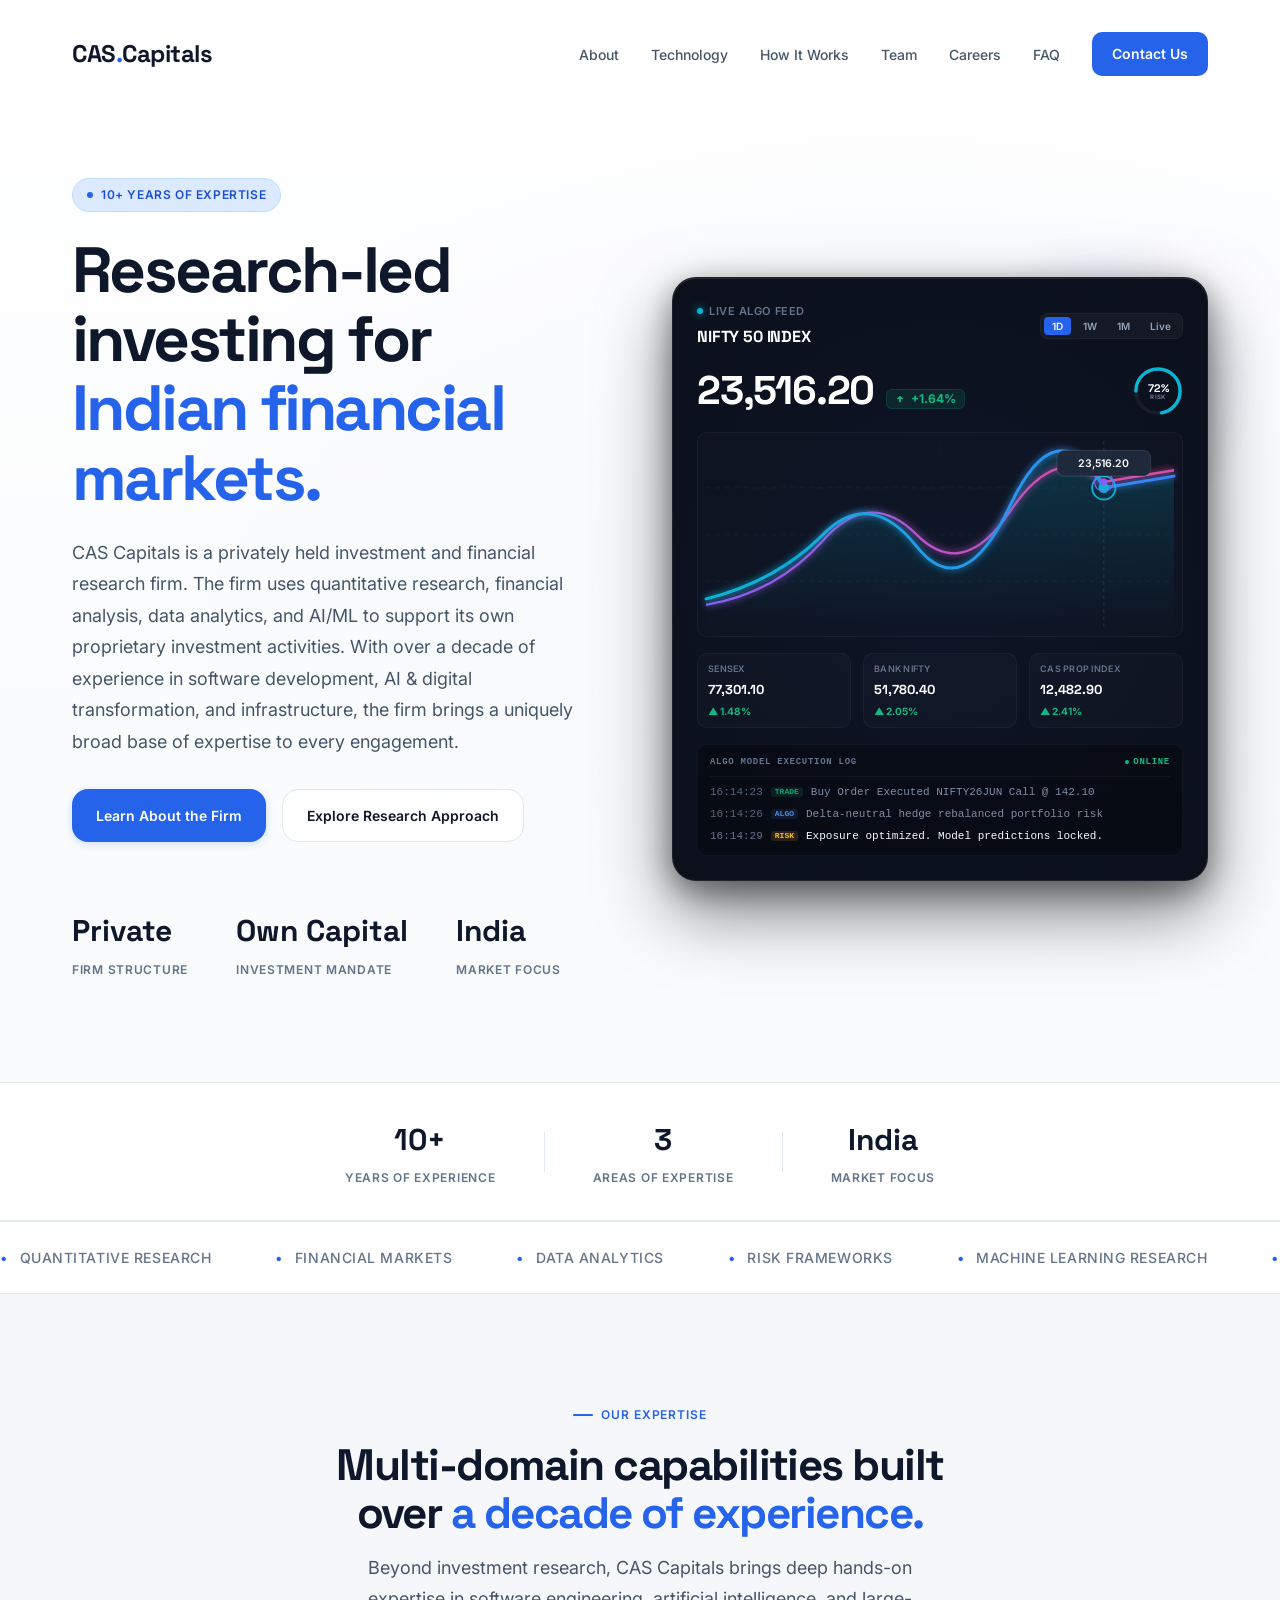
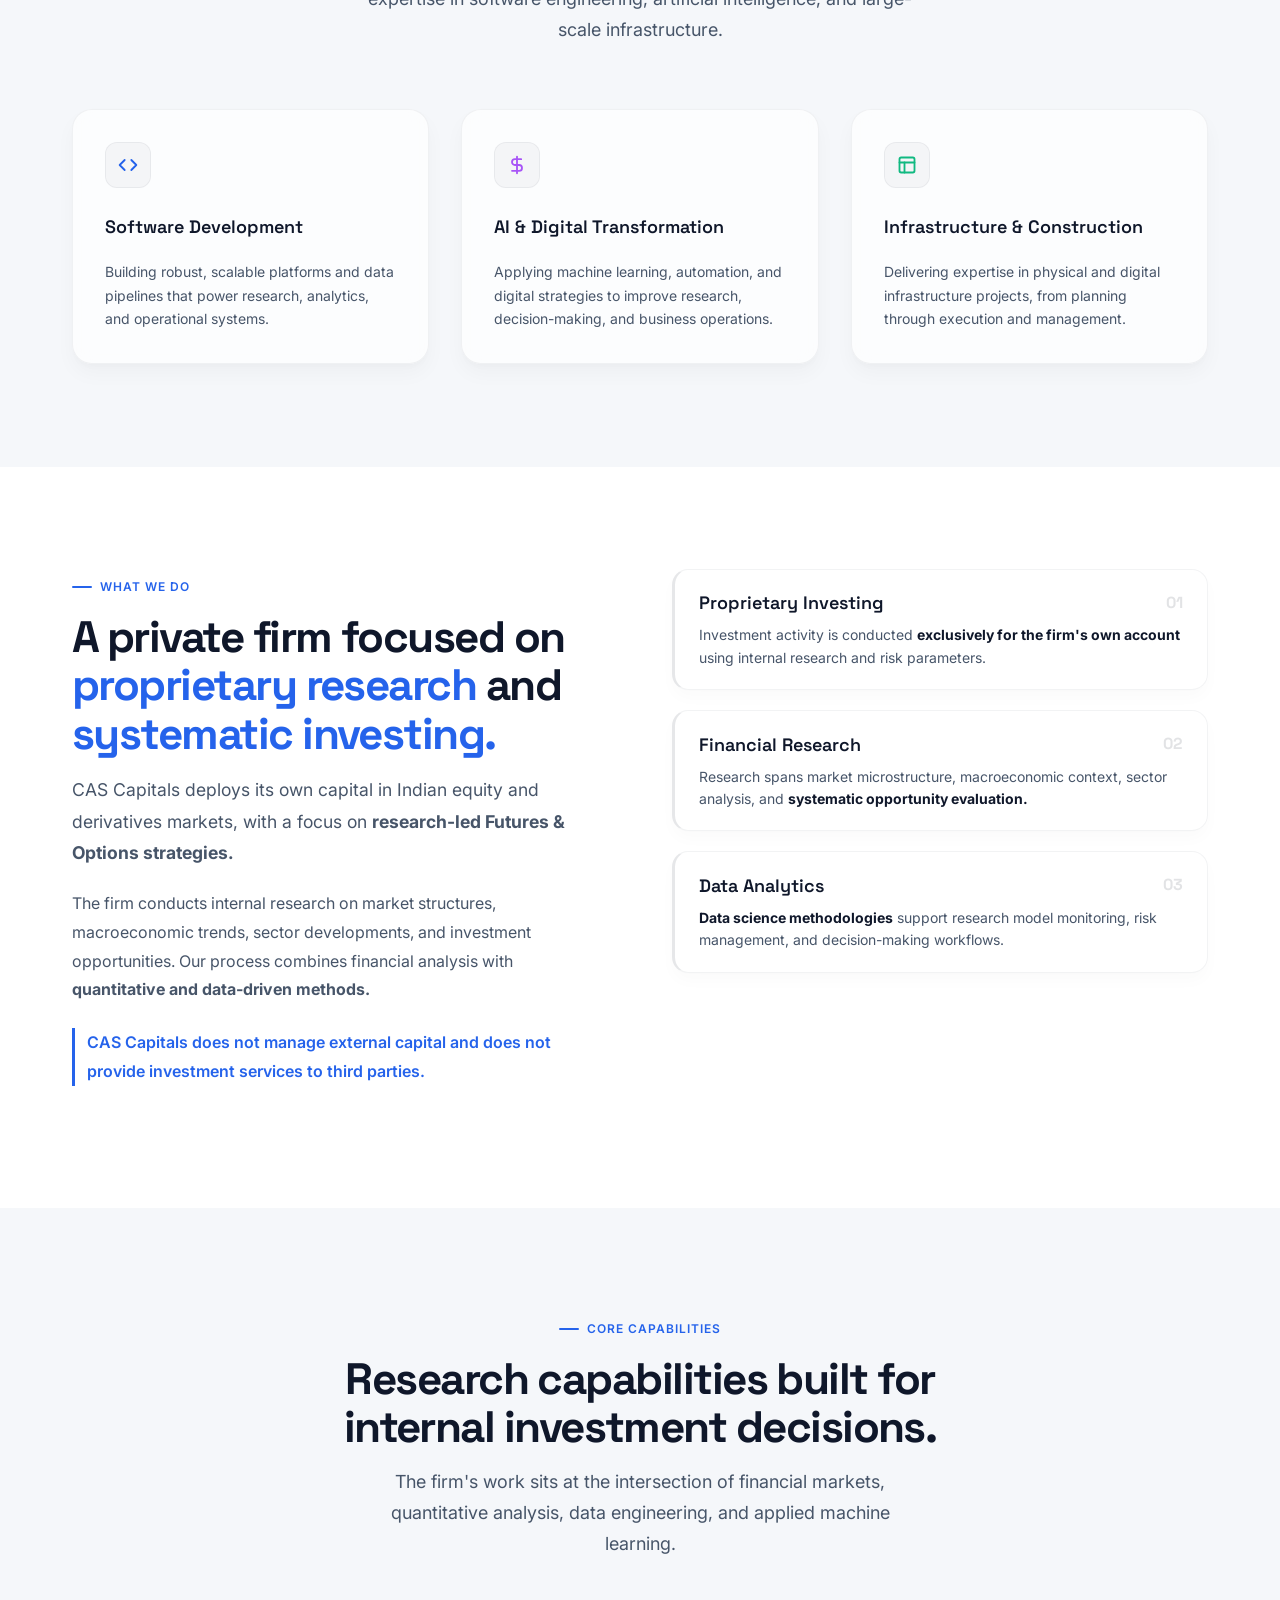
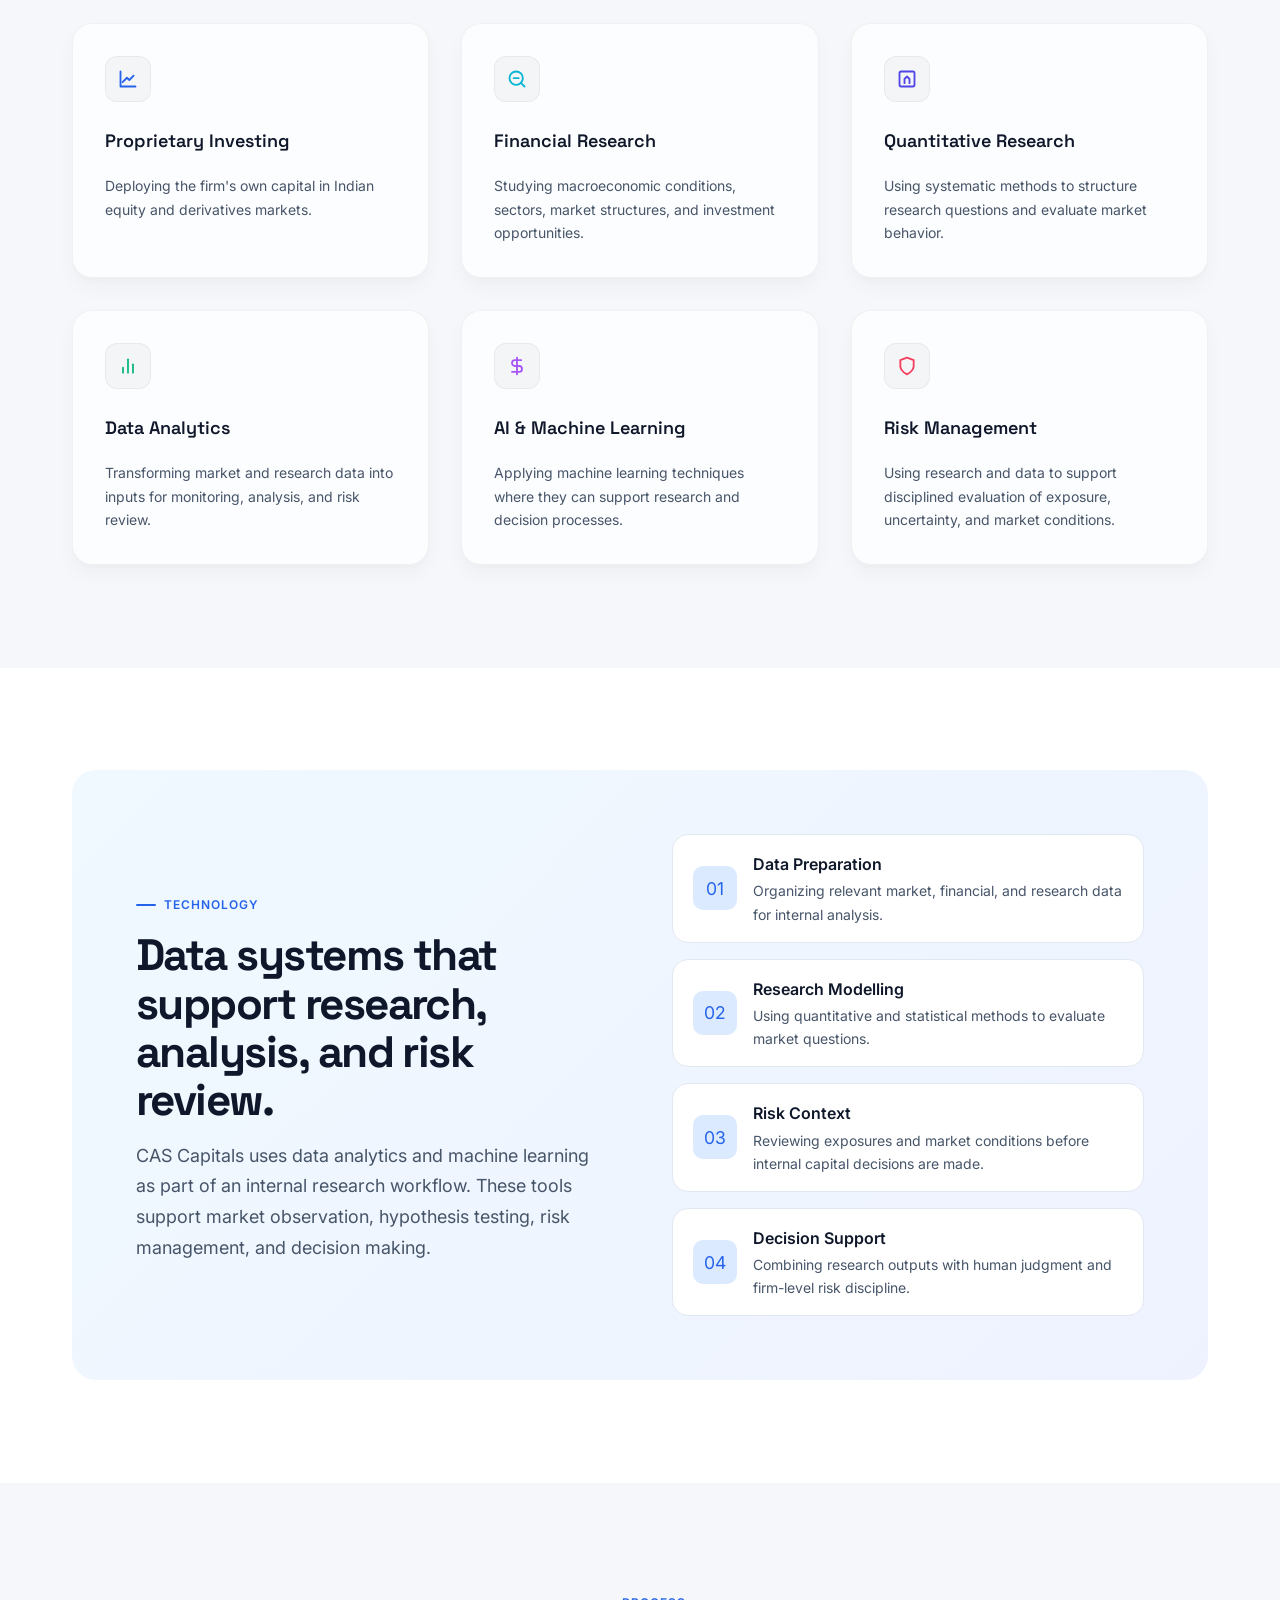
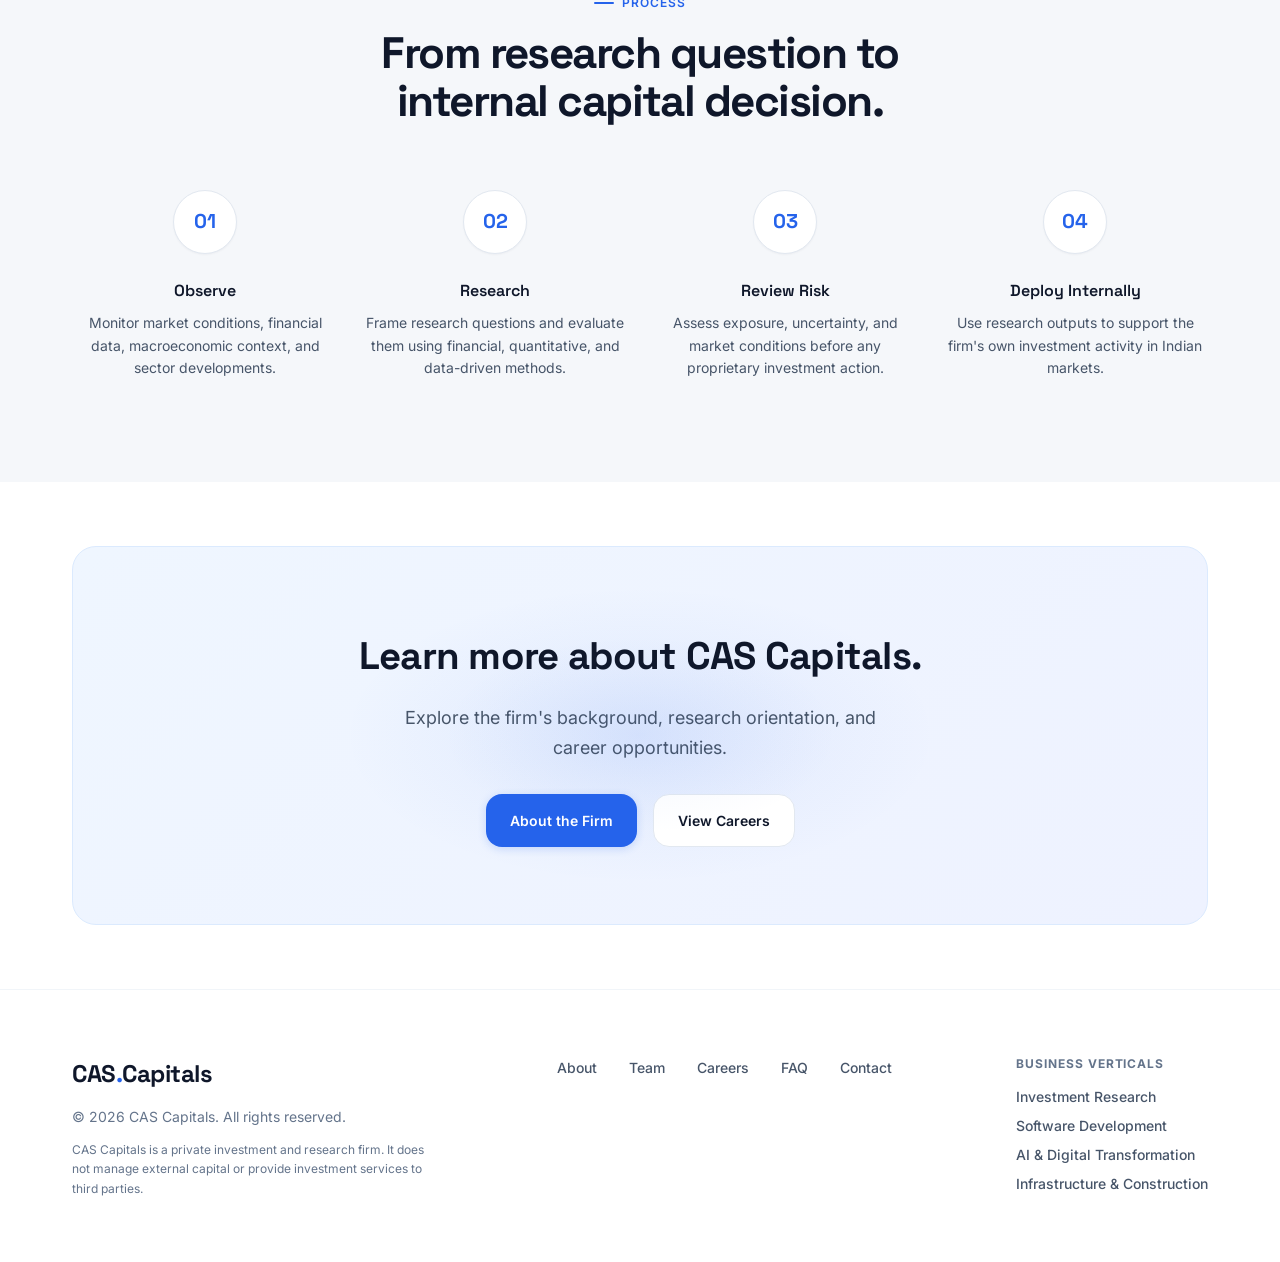
<file: index.html>
<!doctype html>
<html lang="en">

<head>
  <meta charset="UTF-8" />
  <meta name="viewport" content="width=device-width, initial-scale=1.0" />
  <title>CAS Capitals — Proprietary Investment Research, Software Development, AI &amp; Infrastructure</title>
  <meta name="description"
    content="CAS Capitals is a private investment and financial research firm with over 10 years of expertise in proprietary investing, software development, AI &amp; digital transformation, and infrastructure &amp; construction." />
  <meta property="og:title" content="CAS Capitals — Proprietary Investment Research, Software Development, AI &amp; Infrastructure" />
  <meta property="og:description" content="CAS Capitals is a private investment and financial research firm with over 10 years of expertise in proprietary investing, software development, AI &amp; digital transformation, and infrastructure &amp; construction." />
  <meta property="og:type" content="website" />
  <meta property="og:url" content="https://cascapitals.com" />
  <meta name="twitter:card" content="summary_large_image" />
  <meta name="twitter:title" content="CAS Capitals — Proprietary Investment Research, Software Development, AI &amp; Infrastructure" />
  <meta name="twitter:description" content="CAS Capitals is a private investment and financial research firm with over 10 years of expertise in proprietary investing, software development, AI &amp; digital transformation, and infrastructure &amp; construction." />
  <meta property="og:image" content="https://cascapitals.com/og-image.png" />
  <meta name="twitter:image" content="https://cascapitals.com/og-image.png" />
  <link rel="canonical" href="https://cascapitals.com" />
  <link rel="preconnect" href="https://fonts.googleapis.com" />
  <link rel="preconnect" href="https://fonts.gstatic.com" crossorigin />
  <link
    href="https://fonts.googleapis.com/css2?family=Inter:wght@300;400;500;600;700&family=Space+Grotesk:wght@300;400;500;600;700&display=swap"
    rel="stylesheet" />
  <link rel="stylesheet" href="css/main.css?v=4" />
  <script type="application/ld+json">
  {
    "@context": "https://schema.org",
    "@type": "Organization",
    "name": "CAS Capitals",
    "url": "https://cascapitals.com",
    "description": "A private investment and financial research firm with over 10 years of expertise in proprietary investing, software development, AI & digital transformation, and infrastructure & construction.",
    "foundingDate": "2015",
    "knowsAbout": [
      "Proprietary Investment Research",
      "Software Development",
      "Artificial Intelligence",
      "Digital Transformation",
      "Infrastructure & Construction"
    ]
  }
  </script>
</head>

<body>
  <a href="#main-content" class="skip-link">Skip to main content</a>

  <!-- NAV -->
  <nav class="navbar">
    <div class="container navbar-inner">
      <a href="index.html" class="logo">CAS<span>.</span>Capitals</a>
      <button class="mobile-menu-btn" type="button" aria-label="Open navigation menu"></button>
      <ul class="nav-links">
        <li><a href="about.html">About</a></li>
        <li><a href="index.html#technology">Technology</a></li>
        <li><a href="index.html#how">How It Works</a></li>
        <li><a href="about.html#team">Team</a></li>
          <li><a href="careers.html">Careers</a></li>
          <li><a href="faq.html">FAQ</a></li>
          <li><a href="contact.html" class="nav-cta">Contact Us</a></li>
      </ul>
    </div>
  </nav>

  <main id="main-content">
  <!-- HERO -->
  <section class="hero">
    <div class="container">
      <div class="hero-grid">
        <div class="hero-content">
          <div class="badge hero-badge reveal">
            <span class="badge-dot"></span>10+ Years of Expertise
          </div>
          <h1 class="hero-title reveal reveal-d1">
            Research-led investing for <em>Indian financial markets.</em>
          </h1>
          <p class="hero-sub reveal reveal-d2">
            CAS Capitals is a privately held investment and financial research
            firm. The firm uses quantitative research, financial analysis,
            data analytics, and AI/ML to support its own proprietary
            investment activities. With over a decade of experience in
            software development, AI &amp; digital transformation, and
            infrastructure, the firm brings a uniquely broad base of
            expertise to every engagement.
          </p>
          <div class="hero-actions reveal reveal-d3">
            <a href="about.html" class="btn btn-primary">Learn About the Firm</a>
            <a href="#technology" class="btn btn-secondary">Explore Research Approach</a>
          </div>
          <div class="hero-stats reveal reveal-d4">
            <div class="stat-item">
              <div class="stat-value">Private</div>
              <div class="stat-label">Firm Structure</div>
            </div>
            <div class="stat-item">
              <div class="stat-value">Own Capital</div>
              <div class="stat-label">Investment Mandate</div>
            </div>
            <div class="stat-item">
              <div class="stat-value">India</div>
              <div class="stat-label">Market Focus</div>
            </div>
          </div>
        </div>

        <div class="hero-visual reveal reveal-d2">
          <div class="hero-decoration"></div>
          <div class="market-dashboard">
            <!-- Dashboard Header -->
            <div class="dashboard-header">
              <div class="dashboard-info">
                <div class="dashboard-tag">
                  <span class="live-dot animate-pulse-live"></span>
                  <span>Live Algo Feed</span>
                </div>
                <h3 class="dashboard-index-name">NIFTY 50 INDEX</h3>
              </div>
              <div class="dashboard-tabs" role="tablist">
                <button type="button" class="tab active" role="tab" aria-selected="true">1D</button>
                <button type="button" class="tab" role="tab" aria-selected="false">1W</button>
                <button type="button" class="tab" role="tab" aria-selected="false">1M</button>
                <button type="button" class="tab" role="tab" aria-selected="false">Live</button>
              </div>
            </div>

            <!-- Dashboard Price & Risk Gauge Block -->
            <div class="dashboard-metrics-container">
              <div class="dashboard-price-container">
                <div class="dashboard-price" id="main-index-price">23,516.20</div>
                <div class="dashboard-change positive" id="main-index-change">
                  <svg width="10" height="10" viewBox="0 0 12 12" fill="none" style="margin-right: 2px;">
                    <path d="M6 2L2 6h3v4h2V6h3L6 2z" fill="currentColor"/>
                  </svg>
                  <span class="change-text">+1.64%</span>
                </div>
              </div>

              <div class="dashboard-risk-gauge">
                <svg class="risk-ring-svg" viewBox="0 0 36 36">
                  <path class="ring-bg" d="M18 2.0845 a 15.9155 15.9155 0 0 1 0 31.831 a 15.9155 15.9155 0 0 1 0 -31.831" fill="none" stroke="rgba(255, 255, 255, 0.05)" stroke-width="2.5"/>
                  <path class="ring-fill" id="risk-ring-fill" stroke-dasharray="72, 100" d="M18 2.0845 a 15.9155 15.9155 0 0 1 0 31.831 a 15.9155 15.9155 0 0 1 0 -31.831" fill="none" stroke="#06b6d4" stroke-width="2.5" stroke-linecap="round"/>
                </svg>
                <div class="gauge-center-text">
                  <span class="gauge-number" id="risk-gauge-val">72%</span>
                  <span class="gauge-title">RISK</span>
                </div>
              </div>
            </div>

            <!-- Main SVG Area Chart (Dual-Neon Lines) -->
            <div class="chart-container">
              <svg class="main-chart-svg" viewBox="0 0 400 160" role="img" aria-label="NIFTY 50 index price chart showing upward trend with model prediction overlay and risk gauge indicator">
                <defs>
                  <linearGradient id="cyan-gradient" x1="0" y1="0" x2="0" y2="1">
                    <stop offset="0%" stop-color="#06b6d4" stop-opacity="0.2"/>
                    <stop offset="100%" stop-color="#06b6d4" stop-opacity="0.0"/>
                  </linearGradient>
                  <linearGradient id="price-neon-grad" x1="0" y1="0" x2="1" y2="0">
                    <stop offset="0%" stop-color="#06b6d4"/>
                    <stop offset="100%" stop-color="#3b82f6"/>
                  </linearGradient>
                  <linearGradient id="model-neon-grad" x1="0" y1="0" x2="1" y2="0">
                    <stop offset="0%" stop-color="#8b5cf6"/>
                    <stop offset="100%" stop-color="#ec4899"/>
                  </linearGradient>
                  
                  <!-- Glow filters -->
                  <filter id="cyan-glow" x="-20%" y="-20%" width="140%" height="140%">
                    <feGaussianBlur stdDeviation="3" result="blur" />
                    <feMerge>
                      <feMergeNode in="blur"/>
                      <feMergeNode in="SourceGraphic"/>
                    </feMerge>
                  </filter>
                  <filter id="purple-glow" x="-20%" y="-20%" width="140%" height="140%">
                    <feGaussianBlur stdDeviation="3" result="blur" />
                    <feMerge>
                      <feMergeNode in="blur"/>
                      <feMergeNode in="SourceGraphic"/>
                    </feMerge>
                  </filter>
                </defs>
                
                <!-- Grid Lines -->
                <g class="chart-grid">
                  <line x1="0" y1="40" x2="400" y2="40" stroke="rgba(255,255,255,0.03)" stroke-dasharray="4"/>
                  <line x1="0" y1="80" x2="400" y2="80" stroke="rgba(255,255,255,0.03)" stroke-dasharray="4"/>
                  <line x1="0" y1="120" x2="400" y2="120" stroke="rgba(255,255,255,0.03)" stroke-dasharray="4"/>
                  
                  <line x1="100" y1="0" x2="100" y2="160" stroke="rgba(255,255,255,0.02)" stroke-dasharray="2"/>
                  <line x1="200" y1="0" x2="200" y2="160" stroke="rgba(255,255,255,0.02)" stroke-dasharray="2"/>
                  <line x1="300" y1="0" x2="300" y2="160" stroke="rgba(255,255,255,0.02)" stroke-dasharray="2"/>
                </g>

                <!-- Crosshair line -->
                <line class="crosshair-x" x1="340" y1="0" x2="340" y2="160" stroke="rgba(255,255,255,0.1)" stroke-dasharray="3"/>
                
                <!-- Area path under actual price -->
                <path class="chart-area" d="M 0 135 Q 60 120 100 80 T 180 90 T 260 55 T 340 40 L 400 30 L 400 160 L 0 160 Z" fill="url(#cyan-gradient)" />
                
                <!-- Model target threshold dashed path (Neon Purple) -->
                <path class="chart-line model-line" d="M 0 140 Q 60 130 100 85 T 180 80 T 260 60 T 340 35 L 400 25" fill="none" stroke="url(#model-neon-grad)" stroke-width="2" stroke-dasharray="4 4" filter="url(#purple-glow)"/>
                
                <!-- Actual index price solid path (Neon Cyan) -->
                <path class="chart-line price-line" d="M 0 135 Q 60 120 100 80 T 180 90 T 260 55 T 340 40 L 400 30" fill="none" stroke="url(#price-neon-grad)" stroke-width="2.5" stroke-linecap="round" filter="url(#cyan-glow)"/>

                <!-- Active pulse point (Price) -->
                <circle cx="340" cy="40" r="4.5" fill="#06b6d4" />
                <circle class="pulse-point price-pulse" cx="340" cy="40" r="10" fill="none" stroke="#06b6d4" stroke-width="1.5" />
                
                <!-- Active target point (Model) -->
                <circle cx="340" cy="35" r="3" fill="#8b5cf6" />
                <circle class="pulse-point model-pulse" cx="340" cy="35" r="8" fill="none" stroke="#8b5cf6" stroke-width="1" />

                <!-- Hover tooltip indicator -->
                <g class="chart-tooltip" transform="translate(340, 40)">
                  <rect x="-40" y="-32" width="80" height="22" rx="6" fill="#1e293b" stroke="rgba(255,255,255,0.1)" stroke-width="1"/>
                  <text x="0" y="-18" fill="#ffffff" font-size="9" text-anchor="middle" font-weight="600" font-family="'Inter', sans-serif">23,516.20</text>
                </g>
              </svg>
            </div>

            <!-- Stats Tickers (Mini-Grid) -->
            <div class="dashboard-stats-grid">
              <div class="mini-ticker" id="ticker-sensex">
                <span class="ticker-name">SENSEX</span>
                <span class="ticker-val">77,301.10</span>
                <span class="ticker-change pos">▲ 1.48%</span>
              </div>
              <div class="mini-ticker" id="ticker-banknifty">
                <span class="ticker-name">BANK NIFTY</span>
                <span class="ticker-val">51,780.40</span>
                <span class="ticker-change pos">▲ 2.05%</span>
              </div>
              <div class="mini-ticker" id="ticker-casprop">
                <span class="ticker-name">CAS PROP INDEX</span>
                <span class="ticker-val">12,482.90</span>
                <span class="ticker-change pos">▲ 2.41%</span>
              </div>
            </div>

            <!-- Live Execution Logs (AI/ML terminal) -->
            <div class="algo-terminal">
              <div class="terminal-title-bar">
                <span>Algo Model Execution Log</span>
                <span class="terminal-status">Online</span>
              </div>
              <div class="terminal-log-rows" id="terminal-logs" aria-live="polite">
                <div class="log-row">
                  <span class="log-time">14:26:02</span>
                  <span class="log-tag tag-success">Trade</span>
                  <span class="log-msg">Buy Order Executed NIFTY26JUN Call @ 142.10</span>
                </div>
                <div class="log-row">
                  <span class="log-time">14:26:05</span>
                  <span class="log-tag tag-info">Algo</span>
                  <span class="log-msg">Delta-neutral hedge rebalanced portfolio risk</span>
                </div>
                <div class="log-row active-row">
                  <span class="log-time">14:26:08</span>
                  <span class="log-tag tag-warning">Risk</span>
                  <span class="log-msg">Exposure optimized. Model predictions locked.</span>
                </div>
              </div>
            </div>
          </div>
        </div>
      </div>
    </div>
  </section>

  <!-- STATS STRIP -->
  <div class="stats-strip">
    <div class="container">
      <div class="stats-strip-inner">
        <div class="stat-item">
          <div class="stat-value">10+</div>
          <div class="stat-label">Years of Experience</div>
        </div>
        <div class="stat-divider"></div>
        <div class="stat-item">
          <div class="stat-value">3</div>
          <div class="stat-label">Areas of Expertise</div>
        </div>
        <div class="stat-divider"></div>
        <div class="stat-item">
          <div class="stat-value">India</div>
          <div class="stat-label">Market Focus</div>
        </div>
      </div>
    </div>
  </div>

  <!-- MARQUEE -->
  <div class="marquee-section">
    <div class="marquee-track">
      <span class="marquee-item"><span class="dot">•</span> Quantitative Research</span>
      <span class="marquee-item"><span class="dot">•</span> Financial Markets</span>
      <span class="marquee-item"><span class="dot">•</span> Data Analytics</span>
      <span class="marquee-item"><span class="dot">•</span> Risk Frameworks</span>
      <span class="marquee-item"><span class="dot">•</span> Machine Learning Research</span>
      <span class="marquee-item"><span class="dot">•</span> Indian Equity Markets</span>
      <span class="marquee-item"><span class="dot">•</span> Derivatives Research</span>
      <span class="marquee-item"><span class="dot">•</span> Systematic Analysis</span>
      <span class="marquee-item"><span class="dot">•</span> Software Development</span>
      <span class="marquee-item"><span class="dot">•</span> AI &amp; Digital Transformation</span>
      <span class="marquee-item"><span class="dot">•</span> Infrastructure &amp; Construction</span>
      <span class="marquee-item"><span class="dot">•</span> Quantitative Research</span>
      <span class="marquee-item"><span class="dot">•</span> Financial Markets</span>
      <span class="marquee-item"><span class="dot">•</span> Data Analytics</span>
      <span class="marquee-item"><span class="dot">•</span> Risk Frameworks</span>
      <span class="marquee-item"><span class="dot">•</span> Machine Learning Research</span>
      <span class="marquee-item"><span class="dot">•</span> Indian Equity Markets</span>
      <span class="marquee-item"><span class="dot">•</span> Derivatives Research</span>
      <span class="marquee-item"><span class="dot">•</span> Systematic Analysis</span>
      <span class="marquee-item"><span class="dot">•</span> Software Development</span>
      <span class="marquee-item"><span class="dot">•</span> AI &amp; Digital Transformation</span>
      <span class="marquee-item"><span class="dot">•</span> Infrastructure &amp; Construction</span>
    </div>
  </div>

  <!-- EXPERTISE -->
  <section class="section section-alt" id="expertise">
    <div class="container">
      <div class="section-header center">
        <div class="section-label reveal">Our Expertise</div>
        <h2 class="section-title reveal reveal-d1">
          Multi-domain capabilities built over <em>a decade of experience.</em>
        </h2>
        <p class="section-sub reveal reveal-d2">
          Beyond investment research, CAS Capitals brings deep hands-on
          expertise in software engineering, artificial intelligence, and
          large-scale infrastructure.
        </p>
      </div>
      <div class="features-grid">
        <div class="capability-card card-pi reveal reveal-d1">
          <div class="capability-card-icon">
            <svg width="20" height="20" viewBox="0 0 24 24" fill="none" stroke="currentColor" stroke-width="2.2" stroke-linecap="round" stroke-linejoin="round" aria-hidden="true">
              <polyline points="16 18 22 12 16 6"/>
              <polyline points="8 6 2 12 8 18"/>
            </svg>
          </div>
          <h3 class="capability-card-title">Software Development</h3>
          <p class="capability-card-text">
            Building robust, scalable platforms and data pipelines that
            power research, analytics, and operational systems.
          </p>
        </div>
        <div class="capability-card card-ml reveal reveal-d2">
          <div class="capability-card-icon">
            <svg width="20" height="20" viewBox="0 0 24 24" fill="none" stroke="currentColor" stroke-width="2.2" stroke-linecap="round" stroke-linejoin="round" aria-hidden="true">
              <path d="M12 2v20"/>
              <path d="M17 5H9.5a3.5 3.5 0 0 0 0 7h5a3.5 3.5 0 0 1 0 7H6"/>
            </svg>
          </div>
          <h3 class="capability-card-title">AI &amp; Digital Transformation</h3>
          <p class="capability-card-text">
            Applying machine learning, automation, and digital strategies
            to improve research, decision-making, and business operations.
          </p>
        </div>
        <div class="capability-card card-da reveal reveal-d3">
          <div class="capability-card-icon">
            <svg width="20" height="20" viewBox="0 0 24 24" fill="none" stroke="currentColor" stroke-width="2.2" stroke-linecap="round" stroke-linejoin="round" aria-hidden="true">
              <rect x="3" y="3" width="18" height="18" rx="2"/>
              <path d="M3 9h18"/>
              <path d="M9 21V9"/>
            </svg>
          </div>
          <h3 class="capability-card-title">Infrastructure &amp; Construction</h3>
          <p class="capability-card-text">
            Delivering expertise in physical and digital infrastructure
            projects, from planning through execution and management.
          </p>
        </div>
      </div>
    </div>
  </section>

  <!-- ABOUT -->
  <section class="section" id="about">
    <div class="container">
      <div class="mission-grid">
        <div class="mission-text">
          <div class="section-label reveal">What We Do</div>
          <h2 class="section-title reveal reveal-d1">
            A private firm focused on <em>proprietary research</em> and <em>systematic investing.</em>
          </h2>
          <p class="reveal reveal-d2" style="font-size: 1.1rem; line-height: 1.8;">
            CAS Capitals deploys its own capital in Indian equity and
            derivatives markets, with a focus on <strong>research-led Futures &amp;
            Options strategies.</strong>
          </p>
          <p class="reveal reveal-d3">
            The firm conducts internal research on market structures,
            macroeconomic trends, sector developments, and investment
            opportunities. Our process combines financial analysis
            with <strong>quantitative and data-driven methods.</strong>
          </p>
          <p class="reveal reveal-d4" style="color: var(--color-accent); font-weight: 600; border-left: 3px solid var(--color-accent); padding-left: 12px; margin-top: 24px;">
            CAS Capitals does not manage external capital and does not provide
            investment services to third parties.
          </p>
        </div>
        <div class="mission-stats">
          <div class="about-card card-pi reveal reveal-d1">
            <div class="about-card-header">
              <h3 class="about-card-title">Proprietary Investing</h3>
              <span class="about-card-num">01</span>
            </div>
            <p class="about-card-text">
              Investment activity is conducted <strong>exclusively for the firm's own account</strong>
              using internal research and risk parameters.
            </p>
          </div>
          <div class="about-card card-fr reveal reveal-d2">
            <div class="about-card-header">
              <h3 class="about-card-title">Financial Research</h3>
              <span class="about-card-num">02</span>
            </div>
            <p class="about-card-text">
              Research spans market microstructure, macroeconomic context, sector
              analysis, and <strong>systematic opportunity evaluation.</strong>
            </p>
          </div>
          <div class="about-card card-da reveal reveal-d3">
            <div class="about-card-header">
              <h3 class="about-card-title">Data Analytics</h3>
              <span class="about-card-num">03</span>
            </div>
            <p class="about-card-text">
              <strong>Data science methodologies</strong> support research model monitoring, risk management, and
              decision-making workflows.
            </p>
          </div>
        </div>
      </div>
    </div>
  </section>

  <!-- FEATURES -->
  <section class="section section-alt" id="features">
    <div class="container">
      <div class="section-header center">
        <div class="section-label reveal">Core Capabilities</div>
        <h2 class="section-title reveal reveal-d1">
          Research capabilities built for internal investment decisions.
        </h2>
        <p class="section-sub reveal reveal-d2">
          The firm's work sits at the intersection of financial markets,
          quantitative analysis, data engineering, and applied machine
          learning.
        </p>
      </div>
      <div class="features-grid">
        <!-- Proprietary Investing -->
        <div class="capability-card card-pi reveal reveal-d1">
          <div class="capability-card-icon">
            <svg width="20" height="20" viewBox="0 0 24 24" fill="none" stroke="currentColor" stroke-width="2.2" stroke-linecap="round" stroke-linejoin="round">
              <path d="M3 3v18h18"/>
              <path d="M18.7 8l-5.1 5.2-2.8-2.7-5.3 5.3"/>
            </svg>
          </div>
          <h3 class="capability-card-title">Proprietary Investing</h3>
          <p class="capability-card-text">
            Deploying the firm's own capital in Indian equity and derivatives markets.
          </p>
        </div>
        
        <!-- Financial Research -->
        <div class="capability-card card-fr reveal reveal-d2">
          <div class="capability-card-icon">
            <svg width="20" height="20" viewBox="0 0 24 24" fill="none" stroke="currentColor" stroke-width="2.2" stroke-linecap="round" stroke-linejoin="round">
              <circle cx="11" cy="11" r="8"/>
              <line x1="21" y1="21" x2="16.65" y2="16.65"/>
              <line x1="8" y1="11" x2="14" y2="11"/>
            </svg>
          </div>
          <h3 class="capability-card-title">Financial Research</h3>
          <p class="capability-card-text">
            Studying macroeconomic conditions, sectors, market structures, and investment opportunities.
          </p>
        </div>

        <!-- Quantitative Research -->
        <div class="capability-card card-qr reveal reveal-d3">
          <div class="capability-card-icon">
            <svg width="20" height="20" viewBox="0 0 24 24" fill="none" stroke="currentColor" stroke-width="2.2" stroke-linecap="round" stroke-linejoin="round">
              <rect x="3" y="3" width="18" height="18" rx="2"/>
              <path d="M9 17v-5l3-3 3 3v5"/>
            </svg>
          </div>
          <h3 class="capability-card-title">Quantitative Research</h3>
          <p class="capability-card-text">
            Using systematic methods to structure research questions and evaluate market behavior.
          </p>
        </div>

        <!-- Data Analytics -->
        <div class="capability-card card-da reveal reveal-d1">
          <div class="capability-card-icon">
            <svg width="20" height="20" viewBox="0 0 24 24" fill="none" stroke="currentColor" stroke-width="2.2" stroke-linecap="round" stroke-linejoin="round">
              <line x1="18" y1="20" x2="18" y2="10"/>
              <line x1="12" y1="20" x2="12" y2="4"/>
              <line x1="6" y1="20" x2="6" y2="14"/>
            </svg>
          </div>
          <h3 class="capability-card-title">Data Analytics</h3>
          <p class="capability-card-text">
            Transforming market and research data into inputs for monitoring, analysis, and risk review.
          </p>
        </div>

        <!-- AI & Machine Learning -->
        <div class="capability-card card-ml reveal reveal-d2">
          <div class="capability-card-icon">
            <svg width="20" height="20" viewBox="0 0 24 24" fill="none" stroke="currentColor" stroke-width="2.2" stroke-linecap="round" stroke-linejoin="round">
              <path d="M12 2v20"/>
              <path d="M17 5H9.5a3.5 3.5 0 0 0 0 7h5a3.5 3.5 0 0 1 0 7H6"/>
            </svg>
          </div>
          <h3 class="capability-card-title">AI &amp; Machine Learning</h3>
          <p class="capability-card-text">
            Applying machine learning techniques where they can support research and decision processes.
          </p>
        </div>

        <!-- Risk Management -->
        <div class="capability-card card-rm reveal reveal-d3">
          <div class="capability-card-icon">
            <svg width="20" height="20" viewBox="0 0 24 24" fill="none" stroke="currentColor" stroke-width="2.2" stroke-linecap="round" stroke-linejoin="round">
              <path d="M12 22s8-4 8-10V5l-8-3-8 3v7c0 6 8 10 8 10z"/>
            </svg>
          </div>
          <h3 class="capability-card-title">Risk Management</h3>
          <p class="capability-card-text">
            Using research and data to support disciplined evaluation of exposure, uncertainty, and market conditions.
          </p>
        </div>
      </div>
    </div>
  </section>

  <!-- TECHNOLOGY -->
  <section class="section" id="technology">
    <div class="container">
      <div class="ai-section">
        <div class="ai-grid">
          <div>
            <div class="section-label reveal">Technology</div>
            <h2 class="section-title reveal reveal-d1">
              Data systems that support research, analysis, and risk review.
            </h2>
            <p class="section-sub reveal reveal-d2">
              CAS Capitals uses data analytics and machine learning as part of
              an internal research workflow. These tools support market
              observation, hypothesis testing, risk management, and decision
              making.
            </p>
          </div>
          <div class="ai-list">
            <div class="ai-pill reveal reveal-d1">
              <div class="ai-pill-icon">01</div>
              <div class="ai-pill-text">
                <h4>Data Preparation</h4>
                <p>
                  Organizing relevant market, financial, and research data for
                  internal analysis.
                </p>
              </div>
            </div>
            <div class="ai-pill reveal reveal-d2">
              <div class="ai-pill-icon">02</div>
              <div class="ai-pill-text">
                <h4>Research Modelling</h4>
                <p>
                  Using quantitative and statistical methods to evaluate
                  market questions.
                </p>
              </div>
            </div>
            <div class="ai-pill reveal reveal-d3">
              <div class="ai-pill-icon">03</div>
              <div class="ai-pill-text">
                <h4>Risk Context</h4>
                <p>
                  Reviewing exposures and market conditions before internal
                  capital decisions are made.
                </p>
              </div>
            </div>
            <div class="ai-pill reveal reveal-d4">
              <div class="ai-pill-icon">04</div>
              <div class="ai-pill-text">
                <h4>Decision Support</h4>
                <p>
                  Combining research outputs with human judgment and
                  firm-level risk discipline.
                </p>
              </div>
            </div>
          </div>
        </div>
      </div>
    </div>
  </section>

  <!-- HOW IT WORKS -->
  <section class="section section-alt" id="how">
    <div class="container">
      <div class="section-header center">
        <div class="section-label reveal">Process</div>
        <h2 class="section-title reveal reveal-d1">
          From research question to internal capital decision.
        </h2>
      </div>
      <div class="steps">
        <div class="step reveal reveal-d1">
          <div class="step-num"><span>01</span></div>
          <h3>Observe</h3>
          <p>
            Monitor market conditions, financial data, macroeconomic context,
            and sector developments.
          </p>
        </div>
        <div class="step reveal reveal-d2">
          <div class="step-num"><span>02</span></div>
          <h3>Research</h3>
          <p>
            Frame research questions and evaluate them using financial,
            quantitative, and data-driven methods.
          </p>
        </div>
        <div class="step reveal reveal-d3">
          <div class="step-num"><span>03</span></div>
          <h3>Review Risk</h3>
          <p>
            Assess exposure, uncertainty, and market conditions before any
            proprietary investment action.
          </p>
        </div>
        <div class="step reveal reveal-d4">
          <div class="step-num"><span>04</span></div>
          <h3>Deploy Internally</h3>
          <p>
            Use research outputs to support the firm's own investment activity
            in Indian markets.
          </p>
        </div>
      </div>
    </div>
  </section>

  <!-- CTA STRIP -->
  <section class="cta-section" id="contact">
    <div class="container">
      <div class="cta-inner reveal">
        <div class="cta-decoration"></div>
        <h2>Learn more about CAS Capitals.</h2>
        <p>
          Explore the firm's background, research orientation, and career
          opportunities.
        </p>
        <div class="cta-actions">
          <a href="about.html" class="btn btn-primary">About the Firm</a>
          <a href="careers.html" class="btn btn-secondary">View Careers</a>
        </div>
      </div>
    </div>
  </section>

  </main>

  <!-- FOOTER -->
  <footer class="footer">
    <div class="container">
      <div class="footer-inner">
        <div class="footer-brand">
          <a href="index.html" class="logo">CAS<span>.</span>Capitals</a>
          <p class="footer-copy">© 2026 CAS Capitals. All rights reserved.</p>
          <p class="footer-disclaimer">
            CAS Capitals is a private investment and research firm. It does
            not manage external capital or provide investment services to
            third parties.
          </p>
        </div>
        <ul class="footer-links">
          <li><a href="about.html">About</a></li>
          <li><a href="about.html#team">Team</a></li>
          <li><a href="careers.html">Careers</a></li>
          <li><a href="faq.html">FAQ</a></li>
          <li><a href="contact.html">Contact</a></li>
        </ul>
        <div class="footer-verticals">
          <span class="footer-verticals-title">Business Verticals</span>
          <ul class="footer-verticals-list">
            <li>Investment Research</li>
            <li>Software Development</li>
            <li>AI &amp; Digital Transformation</li>
            <li>Infrastructure &amp; Construction</li>
          </ul>
        </div>
      </div>
    </div>
  </footer>

  <button class="back-to-top" type="button" aria-label="Back to top">
    <svg width="18" height="18" viewBox="0 0 24 24" fill="none" stroke="currentColor" stroke-width="2.5" stroke-linecap="round" stroke-linejoin="round">
      <path d="M18 15l-6-6-6 6"/>
    </svg>
  </button>
  <script src="js/main.js"></script>
</body>

</html>
</file>
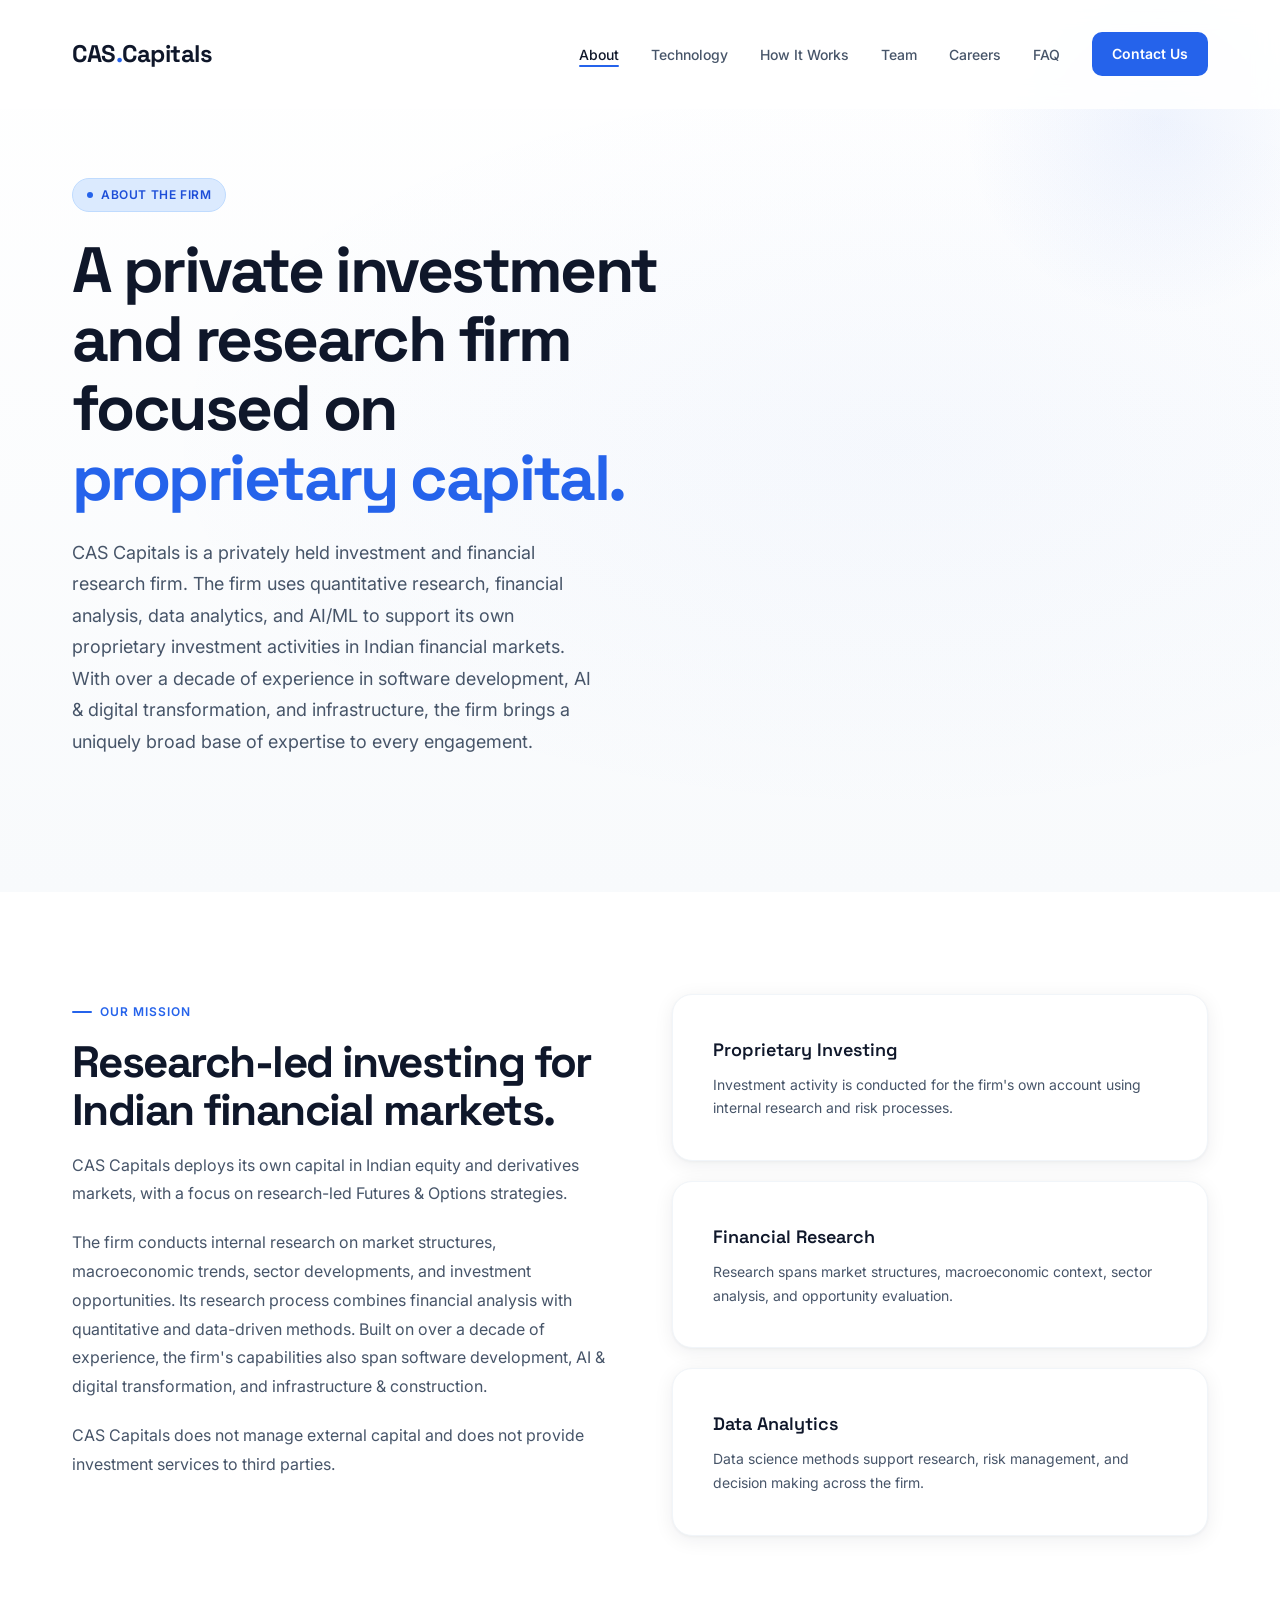
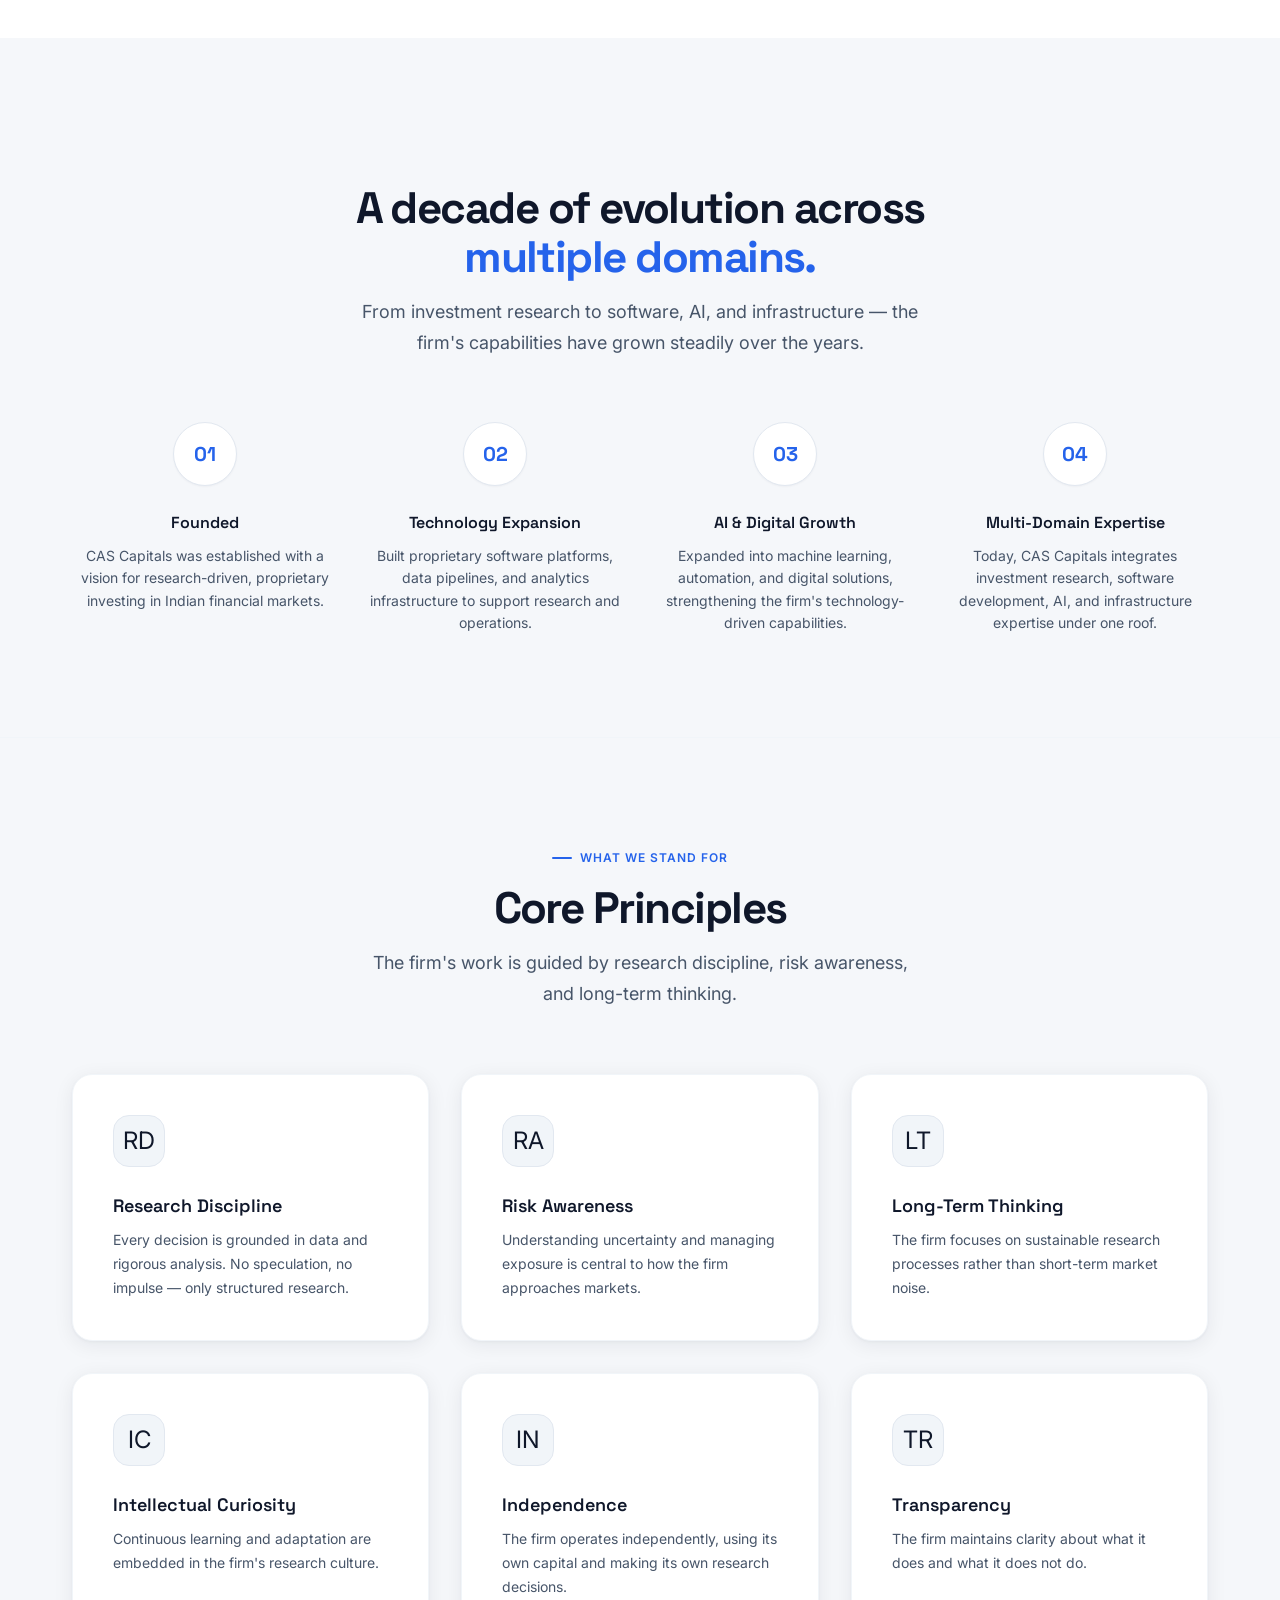
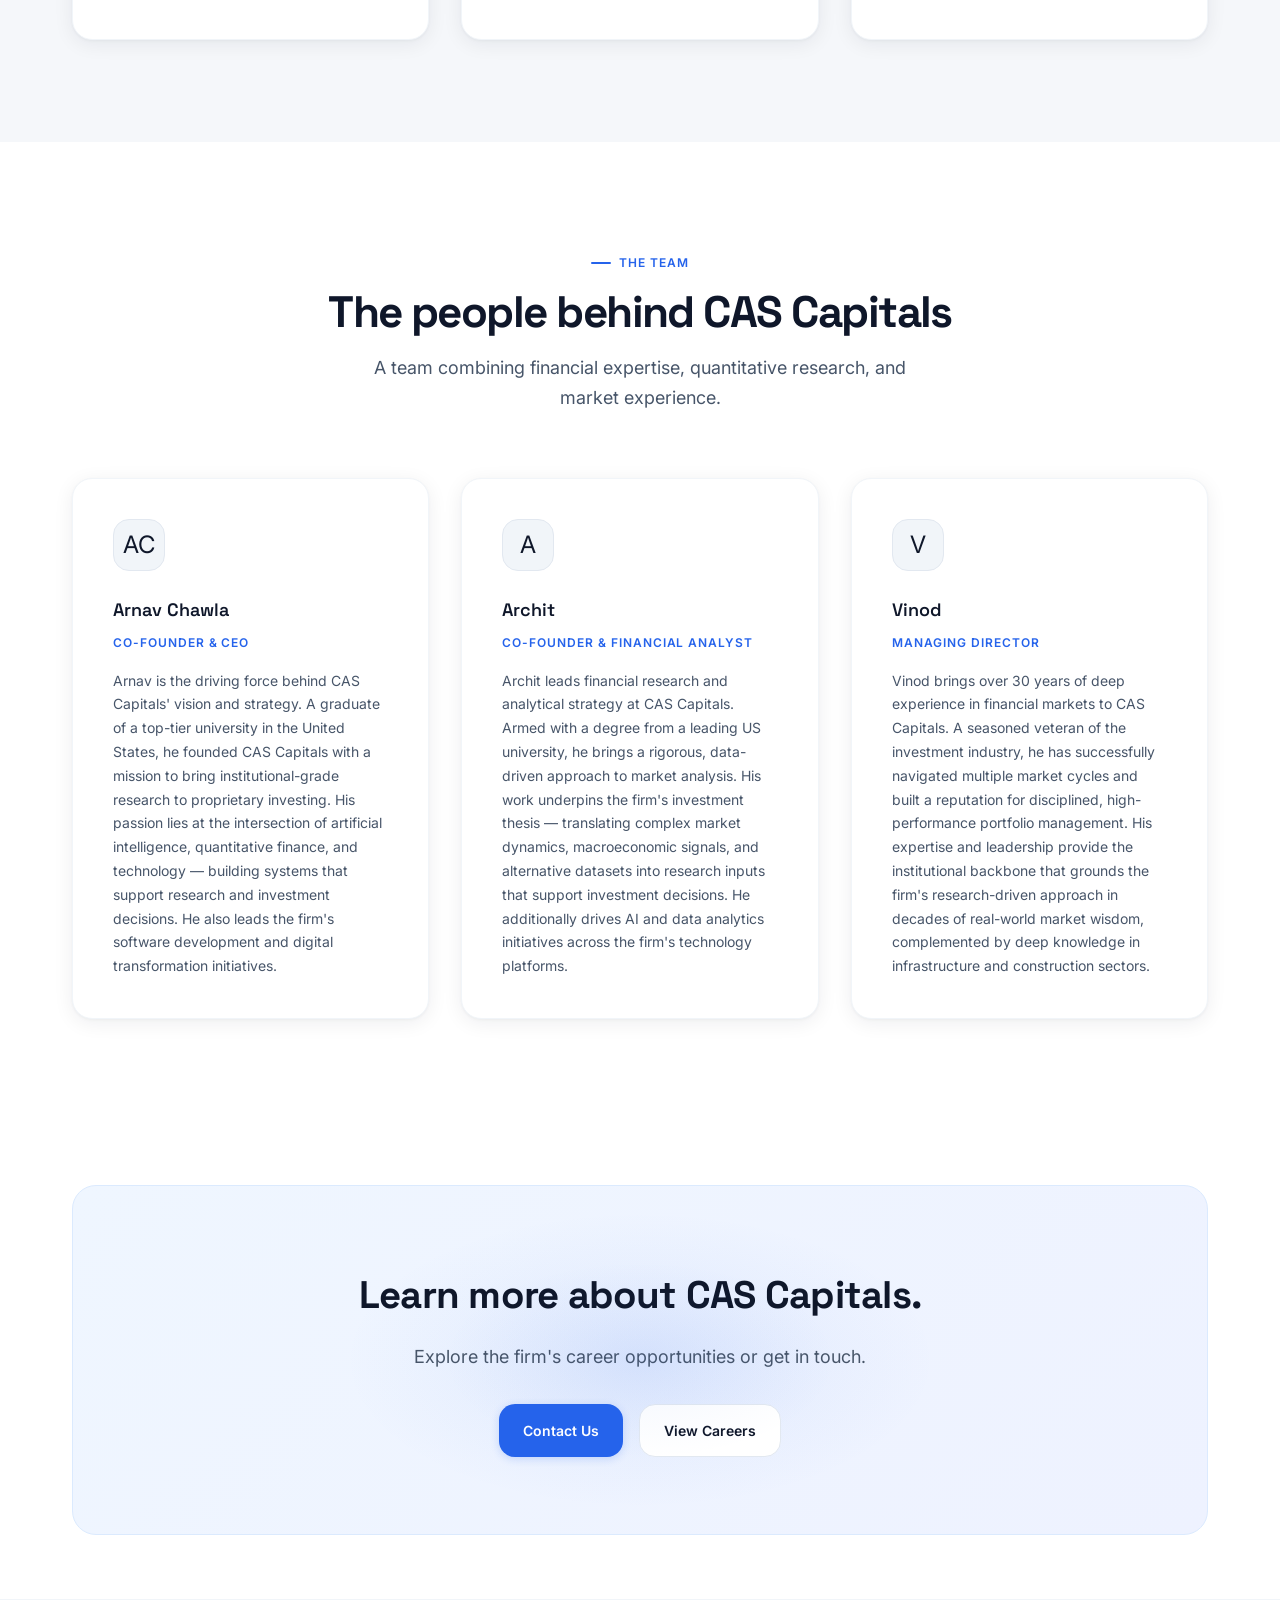
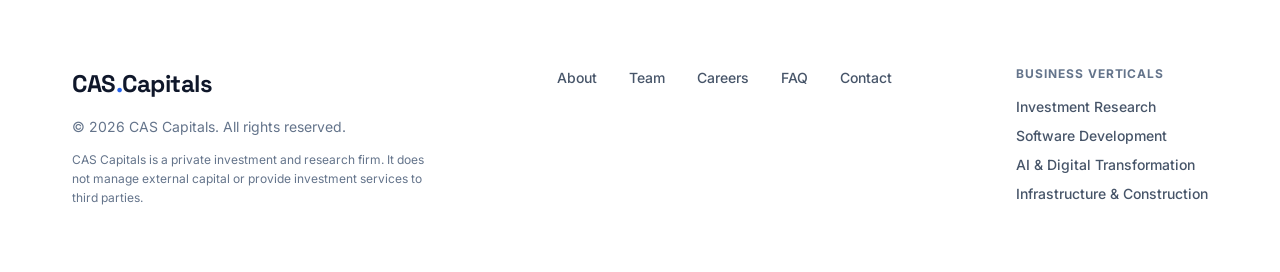
<file: about.html>
<!doctype html>
<html lang="en">
  <head>
    <meta charset="UTF-8" />
    <meta name="viewport" content="width=device-width, initial-scale=1.0" />
    <title>About — CAS Capitals | Investment Research, Software, AI &amp; Infrastructure</title>
    <meta
      name="description"
      content="Learn about CAS Capitals — a private investment and research firm with over 10 years of experience in proprietary investing, software development, AI &amp; digital transformation, and infrastructure &amp; construction."
    />
    <meta property="og:title" content="About — CAS Capitals | Investment Research, Software, AI &amp; Infrastructure" />
    <meta property="og:description" content="Learn about CAS Capitals — a private investment and research firm with over 10 years of experience in proprietary investing, software development, AI &amp; digital transformation, and infrastructure &amp; construction." />
    <meta property="og:type" content="website" />
    <meta property="og:url" content="https://cascapitals.com/about" />
    <meta name="twitter:card" content="summary_large_image" />
    <meta name="twitter:title" content="About — CAS Capitals | Investment Research, Software, AI &amp; Infrastructure" />
    <meta name="twitter:description" content="Learn about CAS Capitals — a private investment and research firm with over 10 years of experience in proprietary investing, software development, AI &amp; digital transformation, and infrastructure &amp; construction." />
    <meta property="og:image" content="https://cascapitals.com/og-image.png" />
    <meta name="twitter:image" content="https://cascapitals.com/og-image.png" />
    <link rel="canonical" href="https://cascapitals.com/about" />
    <link rel="preconnect" href="https://fonts.googleapis.com" />
    <link rel="preconnect" href="https://fonts.gstatic.com" crossorigin />
    <link
      href="https://fonts.googleapis.com/css2?family=Inter:wght@300;400;500;600;700&family=Space+Grotesk:wght@300;400;500;600;700&display=swap"
      rel="stylesheet"
    />
    <link rel="stylesheet" href="css/main.css" />
  </head>
  <body>
    <a href="#main-content" class="skip-link">Skip to main content</a>

    <!-- NAV -->
    <nav class="navbar">
      <div class="container navbar-inner">
        <a href="index.html" class="logo">CAS<span>.</span>Capitals</a>
        <button
          class="mobile-menu-btn"
          type="button"
          aria-label="Open navigation menu"
        ></button>
        <ul class="nav-links">
          <li>
            <a href="about.html" class="active" aria-current="page">About</a>
          </li>
          <li><a href="index.html#technology">Technology</a></li>
          <li><a href="index.html#how">How It Works</a></li>
          <li><a href="about.html#team">Team</a></li>
          <li><a href="careers.html">Careers</a></li>
          <li><a href="faq.html">FAQ</a></li>
          <li><a href="contact.html" class="nav-cta">Contact Us</a></li>
        </ul>
      </div>
    </nav>

    <main id="main-content">
    <!-- PAGE HERO -->
    <section class="hero">
      <div class="hero-decoration"></div>
      <div class="container">
        <div class="hero-content">
          <div class="badge hero-badge reveal">
            <span class="badge-dot"></span>About the Firm
          </div>
          <h1 class="hero-title reveal reveal-d1">
            A private investment and research firm focused on
            <em>proprietary capital.</em>
          </h1>
          <p class="hero-sub reveal reveal-d2">
            CAS Capitals is a privately held investment and financial research
            firm. The firm uses quantitative research, financial analysis, data
            analytics, and AI/ML to support its own proprietary investment
            activities in Indian financial markets. With over a decade of
            experience in software development, AI &amp; digital transformation,
            and infrastructure, the firm brings a uniquely broad base of
            expertise to every engagement.
          </p>
        </div>
      </div>
    </section>

    <!-- MISSION -->
    <section class="section" id="mission">
      <div class="container">
        <div class="mission-grid">
          <div class="mission-text">
            <div class="section-label reveal">Our Mission</div>
            <h2 class="section-title reveal reveal-d1">
              Research-led investing for Indian financial markets.
            </h2>
            <p class="reveal reveal-d2">
              CAS Capitals deploys its own capital in Indian equity and
              derivatives markets, with a focus on research-led Futures &
              Options strategies.
            </p>
            <p class="reveal reveal-d3">
              The firm conducts internal research on market structures,
              macroeconomic trends, sector developments, and investment
              opportunities. Its research process combines financial analysis
              with quantitative and data-driven methods. Built on over a decade
              of experience, the firm's capabilities also span software
              development, AI &amp; digital transformation, and infrastructure
              &amp; construction.
            </p>
            <p class="reveal reveal-d4">
              CAS Capitals does not manage external capital and does not provide
              investment services to third parties.
            </p>
          </div>
          <div class="mission-stats reveal reveal-d2">
            <div class="card">
              <h3 class="card-title">Proprietary Investing</h3>
              <p class="card-text">
                Investment activity is conducted for the firm's own account
                using internal research and risk processes.
              </p>
            </div>
            <div class="card">
              <h3 class="card-title">Financial Research</h3>
              <p class="card-text">
                Research spans market structures, macroeconomic context, sector
                analysis, and opportunity evaluation.
              </p>
            </div>
            <div class="card">
              <h3 class="card-title">Data Analytics</h3>
              <p class="card-text">
                Data science methods support research, risk management, and
                decision making across the firm.
              </p>
            </div>
          </div>
        </div>
      </div>
    </section>

    <!-- TIMELINE -->
    <section class="section section-alt" id="timeline">
      <div class="container">
        <div class="section-header center">
          <div class="section-label reveal">Our Journey</div>
          <h2 class="section-title reveal reveal-d1">
            A decade of evolution across <em>multiple domains.</em>
          </h2>
          <p class="section-sub reveal reveal-d2">
            From investment research to software, AI, and infrastructure —
            the firm's capabilities have grown steadily over the years.
          </p>
        </div>
        <div class="steps">
          <div class="step reveal reveal-d1">
            <div class="step-num"><span>01</span></div>
            <h3>Founded</h3>
            <p>
              CAS Capitals was established with a vision for research-driven,
              proprietary investing in Indian financial markets.
            </p>
          </div>
          <div class="step reveal reveal-d2">
            <div class="step-num"><span>02</span></div>
            <h3>Technology Expansion</h3>
            <p>
              Built proprietary software platforms, data pipelines, and
              analytics infrastructure to support research and operations.
            </p>
          </div>
          <div class="step reveal reveal-d3">
            <div class="step-num"><span>03</span></div>
            <h3>AI &amp; Digital Growth</h3>
            <p>
              Expanded into machine learning, automation, and digital solutions,
              strengthening the firm's technology-driven capabilities.
            </p>
          </div>
          <div class="step reveal reveal-d4">
            <div class="step-num"><span>04</span></div>
            <h3>Multi-Domain Expertise</h3>
            <p>
              Today, CAS Capitals integrates investment research, software
              development, AI, and infrastructure expertise under one roof.
            </p>
          </div>
        </div>
      </div>
    </section>

    <!-- VALUES -->
    <section class="section section-alt" id="values">
      <div class="container">
        <div class="section-header center">
          <div class="section-label reveal">What We Stand For</div>
          <h2 class="section-title reveal reveal-d1">Core Principles</h2>
          <p class="section-sub reveal reveal-d2">
            The firm's work is guided by research discipline, risk awareness,
            and long-term thinking.
          </p>
        </div>
        <div class="features-grid">
          <div class="card reveal reveal-d1">
            <div class="card-icon">RD</div>
            <h3 class="card-title">Research Discipline</h3>
            <p class="card-text">
              Every decision is grounded in data and rigorous analysis. No
              speculation, no impulse — only structured research.
            </p>
          </div>
          <div class="card reveal reveal-d2">
            <div class="card-icon">RA</div>
            <h3 class="card-title">Risk Awareness</h3>
            <p class="card-text">
              Understanding uncertainty and managing exposure is central to how
              the firm approaches markets.
            </p>
          </div>
          <div class="card reveal reveal-d3">
            <div class="card-icon">LT</div>
            <h3 class="card-title">Long-Term Thinking</h3>
            <p class="card-text">
              The firm focuses on sustainable research processes rather than
              short-term market noise.
            </p>
          </div>
          <div class="card reveal reveal-d1">
            <div class="card-icon">IC</div>
            <h3 class="card-title">Intellectual Curiosity</h3>
            <p class="card-text">
              Continuous learning and adaptation are embedded in the firm's
              research culture.
            </p>
          </div>
          <div class="card reveal reveal-d2">
            <div class="card-icon">IN</div>
            <h3 class="card-title">Independence</h3>
            <p class="card-text">
              The firm operates independently, using its own capital and making
              its own research decisions.
            </p>
          </div>
          <div class="card reveal reveal-d3">
            <div class="card-icon">TR</div>
            <h3 class="card-title">Transparency</h3>
            <p class="card-text">
              The firm maintains clarity about what it does and what it does not
              do.
            </p>
          </div>
        </div>
      </div>
    </section>

    <!-- TEAM -->
    <section class="section" id="team">
      <div class="container">
        <div class="section-header center">
          <div class="section-label reveal">The Team</div>
          <h2 class="section-title reveal reveal-d1">
            The people behind CAS Capitals
          </h2>
          <p class="section-sub reveal reveal-d2">
            A team combining financial expertise, quantitative research, and
            market experience.
          </p>
        </div>
        <div class="features-grid">
          <div class="card reveal reveal-d1">
            <div class="card-icon">AC</div>
            <h3 class="card-title">Arnav Chawla</h3>
            <p class="job-meta">
              Co-Founder & CEO
            </p>
            <p class="card-text">
              Arnav is the driving force behind CAS Capitals' vision and
              strategy. A graduate of a top-tier university in the United
              States, he founded CAS Capitals with a mission to bring
              institutional-grade research to proprietary investing. His passion
              lies at the intersection of artificial intelligence, quantitative
              finance, and technology — building systems that support research
              and investment decisions. He also leads the firm's software
              development and digital transformation initiatives.
            </p>
          </div>
          <div class="card reveal reveal-d2">
            <div class="card-icon">A</div>
            <h3 class="card-title">Archit</h3>
            <p class="job-meta">
              Co-Founder & Financial Analyst
            </p>
            <p class="card-text">
              Archit leads financial research and analytical strategy at CAS
              Capitals. Armed with a degree from a leading US university, he
              brings a rigorous, data-driven approach to market analysis. His
              work underpins the firm's investment thesis — translating complex
              market dynamics, macroeconomic signals, and alternative datasets
              into research inputs that support investment decisions. He
              additionally drives AI and data analytics initiatives across
              the firm's technology platforms.
            </p>
          </div>
          <div class="card reveal reveal-d3">
            <div class="card-icon">V</div>
            <h3 class="card-title">Vinod</h3>
            <p class="job-meta">
              Managing Director
            </p>
            <p class="card-text">
              Vinod brings over 30 years of deep experience in financial markets
              to CAS Capitals. A seasoned veteran of the investment industry, he
              has successfully navigated multiple market cycles and built a
              reputation for disciplined, high-performance portfolio management.
              His expertise and leadership provide the institutional backbone
              that grounds the firm's research-driven approach in decades of
              real-world market wisdom, complemented by deep knowledge in
              infrastructure and construction sectors.
            </p>
          </div>
        </div>
      </div>
    </section>

    <!-- CTA STRIP -->
    <section class="cta-section" id="contact">
      <div class="container">
        <div class="cta-inner reveal">
          <div class="cta-decoration"></div>
          <h2>Learn more about CAS Capitals.</h2>
          <p>Explore the firm's career opportunities or get in touch.</p>
          <div class="cta-actions">
            <a href="contact.html" class="btn btn-primary">Contact Us</a>
            <a href="careers.html" class="btn btn-secondary">View Careers</a>
          </div>
        </div>
      </div>
    </section>
    </main>

    <!-- FOOTER -->
    <footer class="footer">
      <div class="container">
        <div class="footer-inner">
          <div class="footer-brand">
            <a href="index.html" class="logo">CAS<span>.</span>Capitals</a>
            <p class="footer-copy">© 2026 CAS Capitals. All rights reserved.</p>
            <p class="footer-disclaimer">
              CAS Capitals is a private investment and research firm. It does
              not manage external capital or provide investment services to
              third parties.
            </p>
          </div>
          <ul class="footer-links">
            <li><a href="about.html">About</a></li>
            <li><a href="about.html#team">Team</a></li>
            <li><a href="careers.html">Careers</a></li>
            <li><a href="faq.html">FAQ</a></li>
            <li><a href="contact.html">Contact</a></li>
          </ul>
          <div class="footer-verticals">
            <span class="footer-verticals-title">Business Verticals</span>
            <ul class="footer-verticals-list">
              <li>Investment Research</li>
              <li>Software Development</li>
              <li>AI &amp; Digital Transformation</li>
              <li>Infrastructure &amp; Construction</li>
            </ul>
          </div>
        </div>
      </div>
    </footer>

    <button class="back-to-top" type="button" aria-label="Back to top">
      <svg width="18" height="18" viewBox="0 0 24 24" fill="none" stroke="currentColor" stroke-width="2.5" stroke-linecap="round" stroke-linejoin="round">
        <path d="M18 15l-6-6-6 6"/>
      </svg>
    </button>
    <script src="js/main.js"></script>
  </body>
</html>
</file>
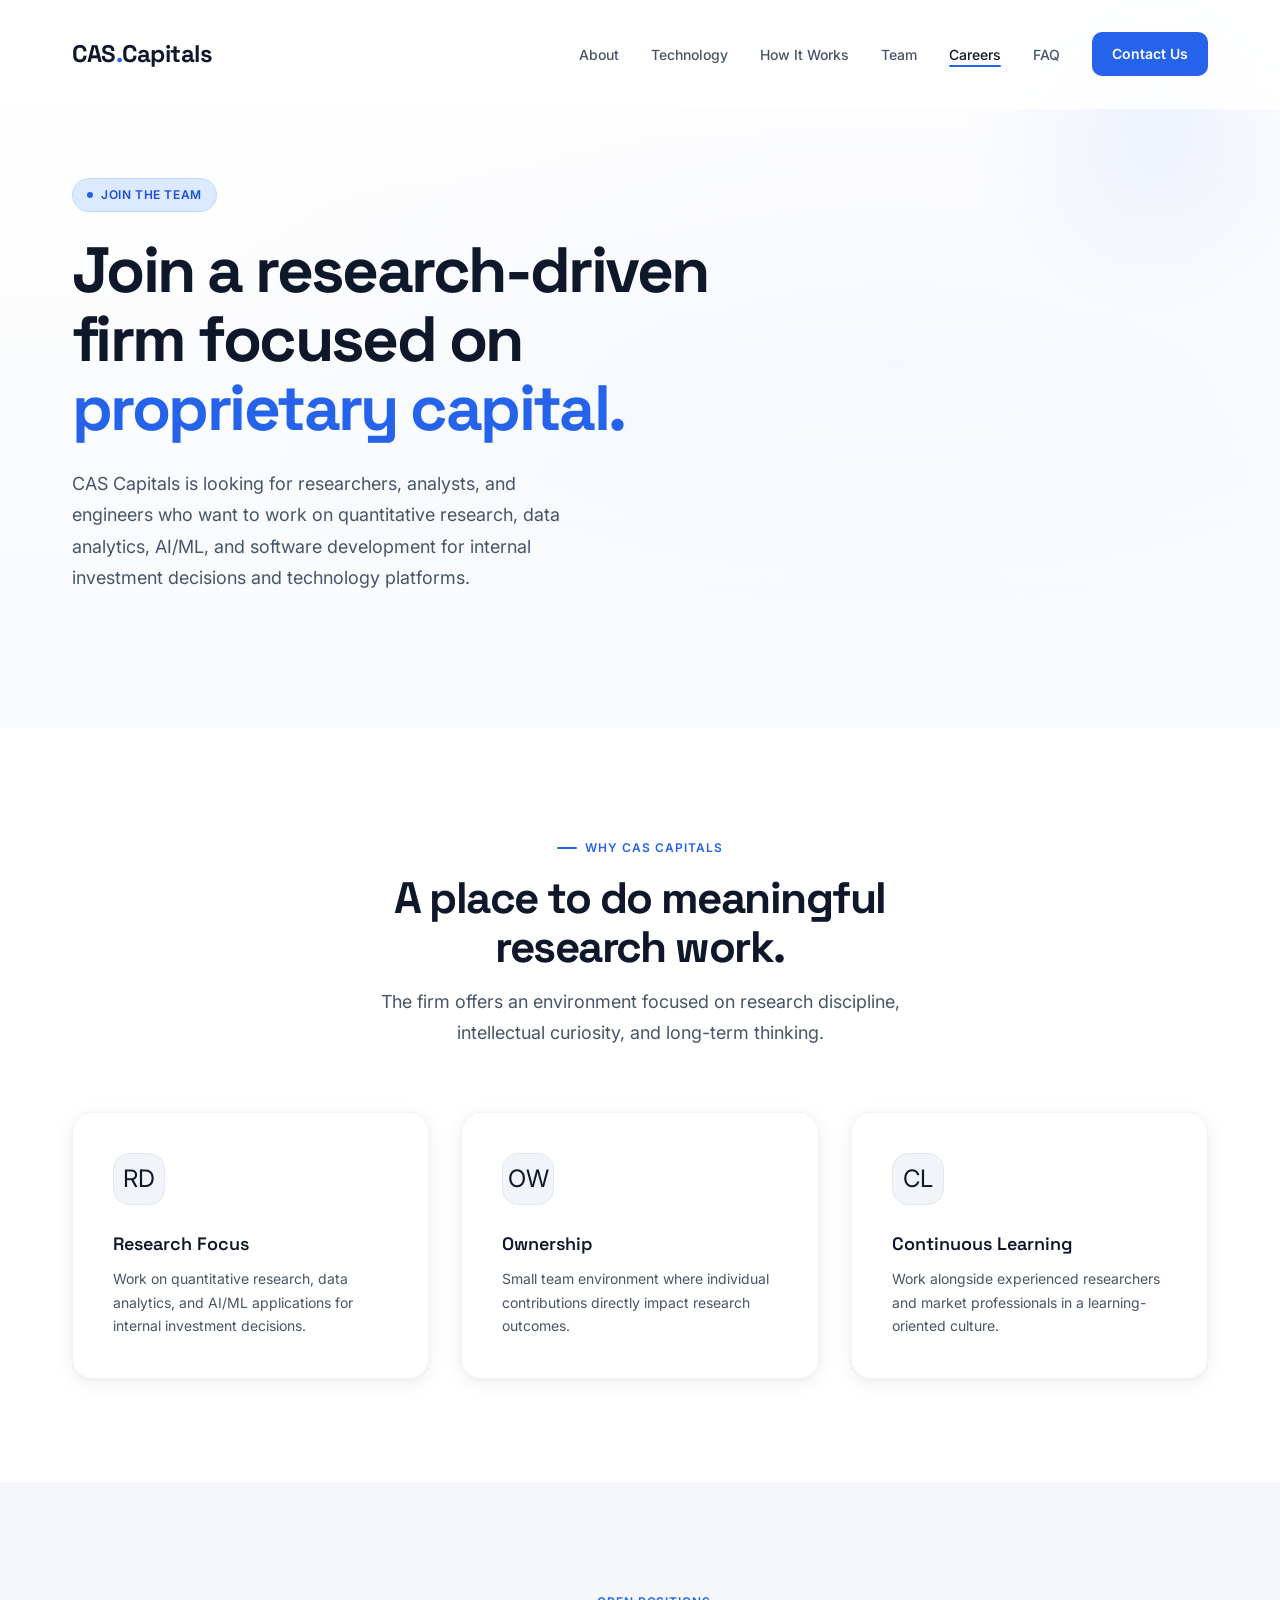
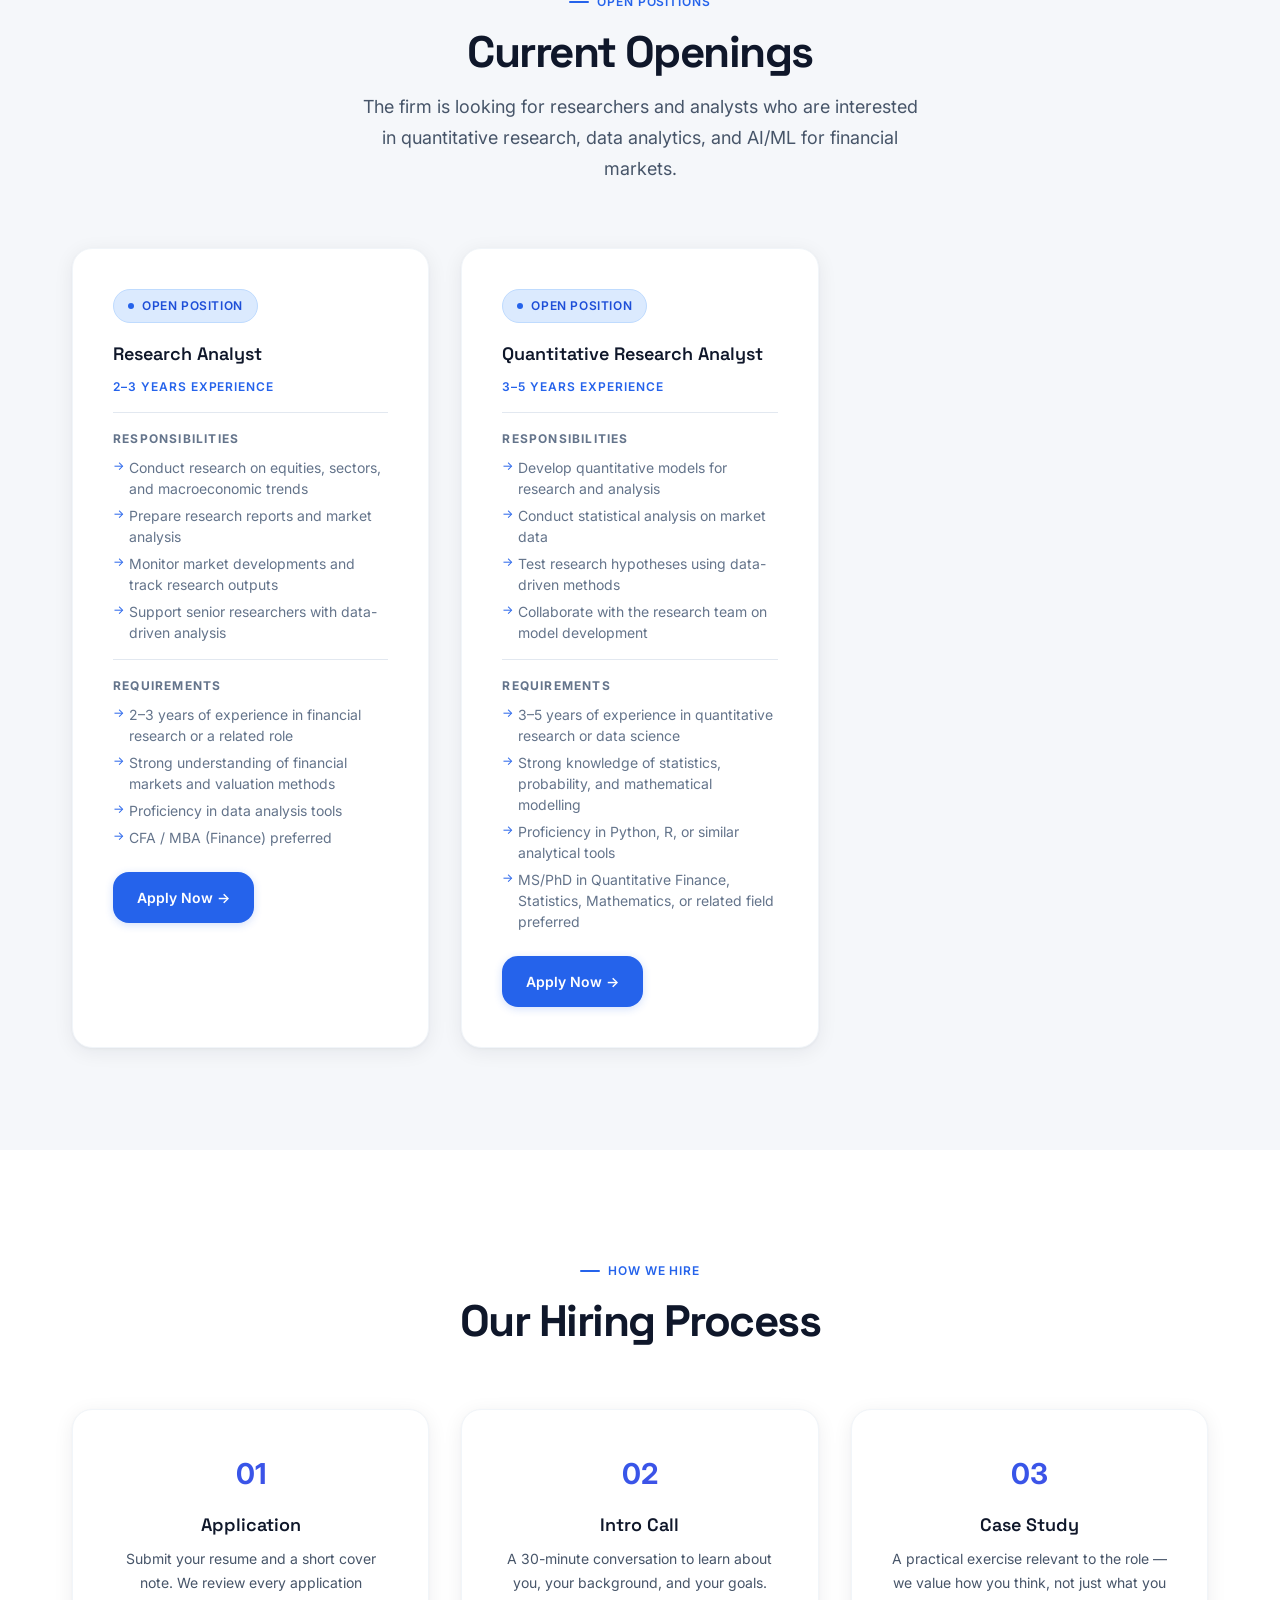
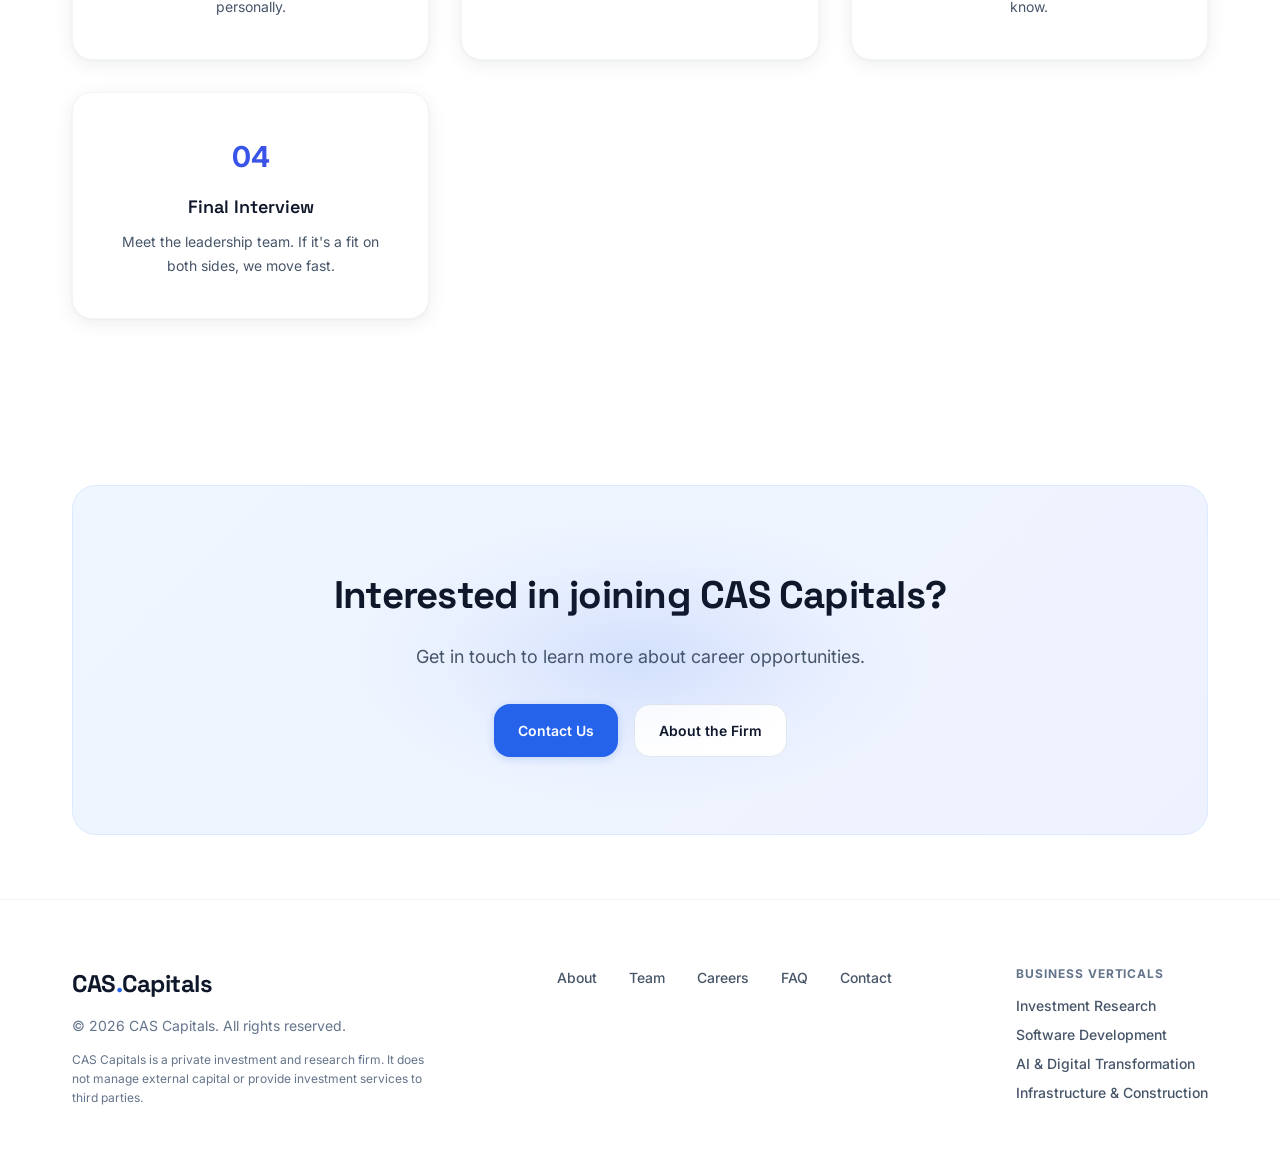
<file: careers.html>
<!doctype html>
<html lang="en">
  <head>
    <meta charset="UTF-8" />
    <meta name="viewport" content="width=device-width, initial-scale=1.0" />
    <title>Careers — CAS Capitals | Investment Research, Software &amp; AI</title>
    <meta
      name="description"
      content="Join CAS Capitals. Open positions in quantitative research, software development, data analytics, and AI/ML for investment research and technology."
    />
    <meta property="og:title" content="Careers — CAS Capitals | Investment Research, Software &amp; AI" />
    <meta property="og:description" content="Join CAS Capitals. Open positions in quantitative research, software development, data analytics, and AI/ML for investment research and technology." />
    <meta property="og:type" content="website" />
    <meta property="og:url" content="https://cascapitals.com/careers" />
    <meta name="twitter:card" content="summary_large_image" />
    <meta name="twitter:title" content="Careers — CAS Capitals | Investment Research, Software &amp; AI" />
    <meta name="twitter:description" content="Join CAS Capitals. Open positions in quantitative research, software development, data analytics, and AI/ML for investment research and technology." />
    <meta property="og:image" content="https://cascapitals.com/og-image.png" />
    <meta name="twitter:image" content="https://cascapitals.com/og-image.png" />
    <link rel="canonical" href="https://cascapitals.com/careers" />
    <link rel="preconnect" href="https://fonts.googleapis.com" />
    <link rel="preconnect" href="https://fonts.gstatic.com" crossorigin />
    <link
      href="https://fonts.googleapis.com/css2?family=Inter:wght@300;400;500;600;700&family=Space+Grotesk:wght@300;400;500;600;700&display=swap"
      rel="stylesheet"
    />
    <link rel="stylesheet" href="css/main.css" />
  </head>
  <body>
    <a href="#main-content" class="skip-link">Skip to main content</a>

    <!-- NAV -->
    <nav class="navbar">
      <div class="container navbar-inner">
        <a href="index.html" class="logo">CAS<span>.</span>Capitals</a>
        <button
          class="mobile-menu-btn"
          type="button"
          aria-label="Open navigation menu"
        ></button>
        <ul class="nav-links">
          <li><a href="about.html">About</a></li>
          <li><a href="index.html#technology">Technology</a></li>
          <li><a href="index.html#how">How It Works</a></li>
          <li><a href="about.html#team">Team</a></li>
          <li>
            <a href="careers.html" class="active" aria-current="page"
              >Careers</a
            >
          </li>
          <li><a href="faq.html">FAQ</a></li>
          <li><a href="contact.html" class="nav-cta">Contact Us</a></li>
        </ul>
      </div>
    </nav>

    <main id="main-content">
    <!-- PAGE HERO -->
    <section class="hero">
      <div class="hero-decoration"></div>
      <div class="container">
        <div class="hero-content">
          <div class="badge hero-badge reveal">
            <span class="badge-dot"></span>Join the Team
          </div>
          <h1 class="hero-title reveal reveal-d1">
            Join a research-driven firm focused on <em>proprietary capital.</em>
          </h1>
          <p class="hero-sub reveal reveal-d2">
            CAS Capitals is looking for researchers, analysts, and engineers who
            want to work on quantitative research, data analytics, AI/ML, and
            software development for internal investment decisions and
            technology platforms.
          </p>
        </div>
      </div>
    </section>

    <!-- WHY JOIN -->
    <section class="section" id="why">
      <div class="container">
        <div class="section-header center">
          <div class="section-label reveal">Why CAS Capitals</div>
          <h2 class="section-title reveal reveal-d1">
            A place to do meaningful research work.
          </h2>
          <p class="section-sub reveal reveal-d2">
            The firm offers an environment focused on research discipline,
            intellectual curiosity, and long-term thinking.
          </p>
        </div>
        <div class="features-grid">
          <div class="card reveal reveal-d1">
            <div class="card-icon">RD</div>
            <h3 class="card-title">Research Focus</h3>
            <p class="card-text">
              Work on quantitative research, data analytics, and AI/ML
              applications for internal investment decisions.
            </p>
          </div>
          <div class="card reveal reveal-d2">
            <div class="card-icon">OW</div>
            <h3 class="card-title">Ownership</h3>
            <p class="card-text">
              Small team environment where individual contributions directly
              impact research outcomes.
            </p>
          </div>
          <div class="card reveal reveal-d3">
            <div class="card-icon">CL</div>
            <h3 class="card-title">Continuous Learning</h3>
            <p class="card-text">
              Work alongside experienced researchers and market professionals in
              a learning-oriented culture.
            </p>
          </div>
        </div>
      </div>
    </section>

    <!-- OPEN POSITIONS -->
    <section class="section section-alt" id="positions">
      <div class="container">
        <div class="section-header center">
          <div class="section-label reveal">Open Positions</div>
          <h2 class="section-title reveal reveal-d1">Current Openings</h2>
          <p class="section-sub reveal reveal-d2">
            The firm is looking for researchers and analysts who are interested
            in quantitative research, data analytics, and AI/ML for financial
            markets.
          </p>
        </div>
        <div class="features-grid">
          <div class="card reveal reveal-d1">
            <div class="badge job-badge">
              <span class="badge-dot"></span>Open Position
            </div>
            <h3 class="card-title">Research Analyst</h3>
            <p class="job-meta">
              2–3 Years Experience
            </p>
            <div class="job-divider"></div>
            <p class="job-section-title">
              Responsibilities
            </p>
            <ul class="job-list">
              <li class="job-list-item">
                Conduct research on equities, sectors, and macroeconomic trends
              </li>
              <li class="job-list-item">
                Prepare research reports and market analysis
              </li>
              <li class="job-list-item">
                Monitor market developments and track research outputs
              </li>
              <li class="job-list-item">
                Support senior researchers with data-driven analysis
              </li>
            </ul>
            <div class="job-divider"></div>
            <p class="job-section-title">
              Requirements
            </p>
            <ul class="job-list">
              <li class="job-list-item">
                2–3 years of experience in financial research or a related role
              </li>
              <li class="job-list-item">
                Strong understanding of financial markets and valuation methods
              </li>
              <li class="job-list-item">
                Proficiency in data analysis tools
              </li>
              <li class="job-list-item">
                CFA / MBA (Finance) preferred
              </li>
            </ul>
            <a
              href="apply.html?role=Research+Analyst"
              class="btn btn-primary job-apply"
              >Apply Now →</a
            >
          </div>

          <div class="card reveal reveal-d2">
            <div class="badge job-badge">
              <span class="badge-dot"></span>Open Position
            </div>
            <h3 class="card-title">Quantitative Research Analyst</h3>
            <p class="job-meta">
              3–5 Years Experience
            </p>
            <div class="job-divider"></div>
            <p class="job-section-title">
              Responsibilities
            </p>
            <ul class="job-list">
              <li class="job-list-item">
                Develop quantitative models for research and analysis
              </li>
              <li class="job-list-item">
                Conduct statistical analysis on market data
              </li>
              <li class="job-list-item">
                Test research hypotheses using data-driven methods
              </li>
              <li class="job-list-item">
                Collaborate with the research team on model development
              </li>
            </ul>
            <div class="job-divider"></div>
            <p class="job-section-title">
              Requirements
            </p>
            <ul class="job-list">
              <li class="job-list-item">
                3–5 years of experience in quantitative research or data science
              </li>
              <li class="job-list-item">
                Strong knowledge of statistics, probability, and mathematical modelling
              </li>
              <li class="job-list-item">
                Proficiency in Python, R, or similar analytical tools
              </li>
              <li class="job-list-item">
                MS/PhD in Quantitative Finance, Statistics, Mathematics, or related field preferred
              </li>
            </ul>
            <a
              href="apply.html?role=Quantitative+Research+Analyst"
              class="btn btn-primary job-apply"
              >Apply Now →</a
            >
          </div>
        </div>
      </div>
    </section>

    <!-- HIRING PROCESS -->
    <section class="section" id="process">
      <div class="container">
        <div class="section-header center">
          <div class="section-label reveal">How We Hire</div>
          <h2 class="section-title reveal reveal-d1">Our Hiring Process</h2>
        </div>
        <div class="features-grid">
          <div class="card process-card reveal reveal-d1">
            <div class="process-number">
              01
            </div>
            <h3 class="card-title">Application</h3>
            <p class="card-text">
              Submit your resume and a short cover note. We review every
              application personally.
            </p>
          </div>
          <div class="card process-card reveal reveal-d2">
            <div class="process-number">
              02
            </div>
            <h3 class="card-title">Intro Call</h3>
            <p class="card-text">
              A 30-minute conversation to learn about you, your background, and
              your goals.
            </p>
          </div>
          <div class="card process-card reveal reveal-d3">
            <div class="process-number">
              03
            </div>
            <h3 class="card-title">Case Study</h3>
            <p class="card-text">
              A practical exercise relevant to the role — we value how you
              think, not just what you know.
            </p>
          </div>
          <div class="card process-card reveal reveal-d4">
            <div class="process-number">
              04
            </div>
            <h3 class="card-title">Final Interview</h3>
            <p class="card-text">
              Meet the leadership team. If it's a fit on both sides, we move
              fast.
            </p>
          </div>
        </div>
      </div>
    </section>

    <!-- CTA STRIP -->
    <section class="cta-section" id="contact">
      <div class="container">
        <div class="cta-inner reveal">
          <div class="cta-decoration"></div>
          <h2>Interested in joining CAS Capitals?</h2>
          <p>Get in touch to learn more about career opportunities.</p>
          <div class="cta-actions">
            <a href="contact.html" class="btn btn-primary">Contact Us</a>
            <a href="about.html" class="btn btn-secondary">About the Firm</a>
          </div>
        </div>
      </div>
    </section>
    </main>

    <!-- FOOTER -->
    <footer class="footer">
      <div class="container">
        <div class="footer-inner">
          <div class="footer-brand">
            <a href="index.html" class="logo">CAS<span>.</span>Capitals</a>
            <p class="footer-copy">© 2026 CAS Capitals. All rights reserved.</p>
            <p class="footer-disclaimer">
              CAS Capitals is a private investment and research firm. It does
              not manage external capital or provide investment services to
              third parties.
            </p>
          </div>
          <ul class="footer-links">
            <li><a href="about.html">About</a></li>
            <li><a href="about.html#team">Team</a></li>
            <li><a href="careers.html">Careers</a></li>
            <li><a href="faq.html">FAQ</a></li>
            <li><a href="contact.html">Contact</a></li>
          </ul>
          <div class="footer-verticals">
            <span class="footer-verticals-title">Business Verticals</span>
            <ul class="footer-verticals-list">
              <li>Investment Research</li>
              <li>Software Development</li>
              <li>AI &amp; Digital Transformation</li>
              <li>Infrastructure &amp; Construction</li>
            </ul>
          </div>
        </div>
      </div>
    </footer>

    <button class="back-to-top" type="button" aria-label="Back to top">
      <svg width="18" height="18" viewBox="0 0 24 24" fill="none" stroke="currentColor" stroke-width="2.5" stroke-linecap="round" stroke-linejoin="round">
        <path d="M18 15l-6-6-6 6"/>
      </svg>
    </button>
    <script src="js/main.js"></script>
  </body>
</html>
</file>
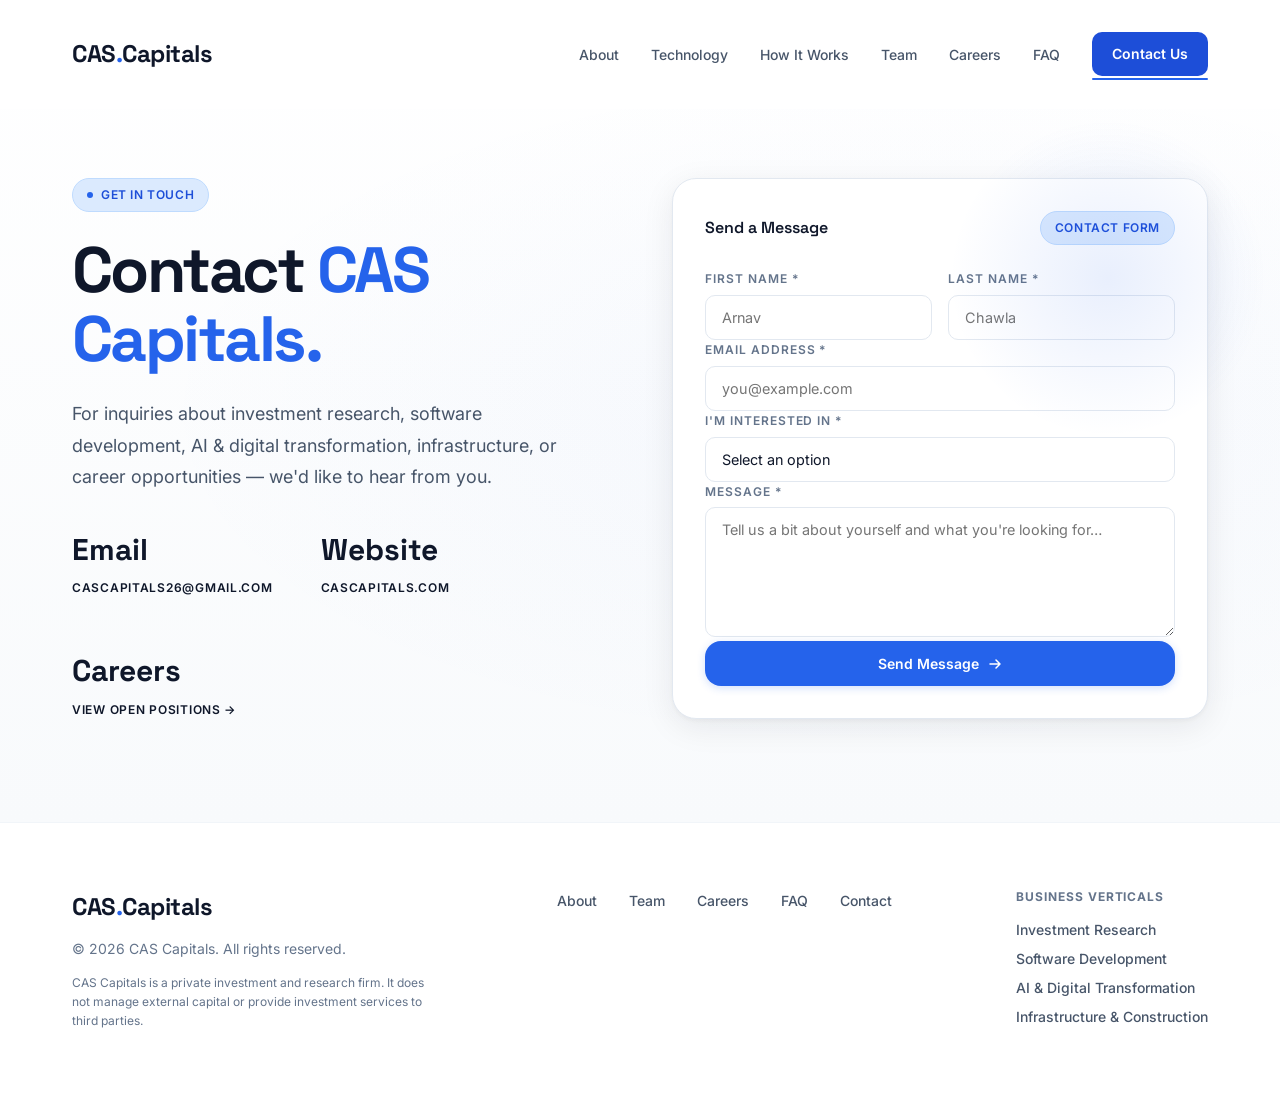
<file: contact.html>
<!doctype html>
<html lang="en">
  <head>
    <meta charset="UTF-8" />
    <meta name="viewport" content="width=device-width, initial-scale=1.0" />
    <title>Contact — CAS Capitals | Investment Research, Software, AI &amp; Infrastructure</title>
    <meta
      name="description"
      content="Get in touch with CAS Capitals for inquiries about proprietary investment research, software development, AI &amp; digital transformation, or infrastructure &amp; construction."
    />
    <meta property="og:title" content="Contact — CAS Capitals | Investment Research, Software, AI &amp; Infrastructure" />
    <meta property="og:description" content="Get in touch with CAS Capitals for inquiries about proprietary investment research, software development, AI &amp; digital transformation, or infrastructure &amp; construction." />
    <meta property="og:type" content="website" />
    <meta property="og:url" content="https://cascapitals.com/contact" />
    <meta name="twitter:card" content="summary_large_image" />
    <meta name="twitter:title" content="Contact — CAS Capitals | Investment Research, Software, AI &amp; Infrastructure" />
    <meta name="twitter:description" content="Get in touch with CAS Capitals for inquiries about proprietary investment research, software development, AI &amp; digital transformation, or infrastructure &amp; construction." />
    <meta property="og:image" content="https://cascapitals.com/og-image.png" />
    <meta name="twitter:image" content="https://cascapitals.com/og-image.png" />
    <link rel="canonical" href="https://cascapitals.com/contact" />
    <link rel="preconnect" href="https://fonts.googleapis.com" />
    <link rel="preconnect" href="https://fonts.gstatic.com" crossorigin />
    <link
      href="https://fonts.googleapis.com/css2?family=Inter:wght@300;400;500;600;700&family=Space+Grotesk:wght@300;400;500;600;700&display=swap"
      rel="stylesheet"
    />
    <link rel="stylesheet" href="css/main.css" />
  </head>
  <body>
    <a href="#main-content" class="skip-link">Skip to main content</a>

    <!-- NAV -->
    <nav class="navbar">
      <div class="container navbar-inner">
        <a href="index.html" class="logo">CAS<span>.</span>Capitals</a>
        <button
          class="mobile-menu-btn"
          type="button"
          aria-label="Open navigation menu"
        ></button>
        <ul class="nav-links">
          <li><a href="about.html">About</a></li>
          <li><a href="index.html#technology">Technology</a></li>
          <li><a href="index.html#how">How It Works</a></li>
          <li><a href="about.html#team">Team</a></li>
          <li><a href="careers.html">Careers</a></li>
          <li><a href="faq.html">FAQ</a></li>
          <li>
            <a href="contact.html" class="nav-cta active" aria-current="page"
              >Contact Us</a
            >
          </li>
        </ul>
      </div>
    </nav>

    <main id="main-content">
    <!-- CONTACT PAGE -->
    <section class="hero">
      <div class="container">
        <div class="hero-grid">
          <div class="hero-content">
            <div class="badge hero-badge reveal">
              <span class="badge-dot"></span>Get in Touch
            </div>
            <h1 class="hero-title reveal reveal-d1">
              Contact <em>CAS Capitals.</em>
            </h1>
            <p class="hero-sub reveal reveal-d2">
              For inquiries about investment research, software development,
              AI &amp; digital transformation, infrastructure, or career
              opportunities — we'd like to hear from you.
            </p>

            <div class="hero-stats reveal reveal-d3">
              <div class="stat-item">
                <div class="stat-value">Email</div>
                <div class="stat-label">
                  <a
                    href="mailto:cascapitals26@gmail.com"
                    class="stat-link"
                    >cascapitals26@gmail.com</a
                  >
                </div>
              </div>
              <div class="stat-item">
                <div class="stat-value">Website</div>
                <div class="stat-label">
                  <a
                    href="https://cascapitals.com"
                    target="_blank"
                    class="stat-link"
                    >cascapitals.com</a
                  >
                </div>
              </div>
              <div class="stat-item">
                <div class="stat-value">Careers</div>
                <div class="stat-label">
                  <a
                    href="careers.html"
                    class="stat-link"
                    >View open positions →</a
                  >
                </div>
              </div>
            </div>
          </div>

          <div class="hero-visual reveal reveal-d2">
            <div class="hero-decoration"></div>
            <div class="hero-card">
              <div class="hero-card-header">
                <div class="hero-card-title">Send a Message</div>
                <span class="badge">Contact Form</span>
              </div>
              <form
                class="contact-form"
                id="contactForm"
                name="contact"
                netlify
                netlify-honeypot="bot-field"
              >
                <input type="hidden" name="form-name" value="contact" />
                <input type="hidden" name="bot-field" />

                <div class="form-row">
                  <div class="form-group">
                    <label for="fname" class="form-label">First Name *</label>
                  <input
                    type="text"
                    id="fname"
                    name="first_name"
                    placeholder="Arnav"
                    required
                    class="form-input"
                  />
                  </div>
                  <div class="form-group">
                    <label for="lname" class="form-label">Last Name *</label>
                    <input
                      type="text"
                      id="lname"
                      name="last_name"
                      placeholder="Chawla"
                      required
                      class="form-input"
                    />
                  </div>
                </div>

                <div class="form-group">
                   <label for="email" class="form-label">Email Address *</label>
                  <input
                    type="email"
                    id="email"
                    name="email"
                    placeholder="you@example.com"
                    required
                    class="form-input"
                  />
                </div>

                <div class="form-group">
                   <label for="interest" class="form-label">I'm interested in *</label>
                  <select
                    id="interest"
                    name="interest"
                    required
                    class="form-select"
                  >
                    <option value="" disabled selected>Select an option</option>
                    <option value="General Inquiry">General Inquiry</option>
                    <option value="Research Opportunities">
                      Research Opportunities
                    </option>
                    <option value="Software Development">
                      Software Development
                    </option>
                    <option value="AI &amp; Digital Transformation">
                      AI &amp; Digital Transformation
                    </option>
                    <option value="Infrastructure &amp; Construction">
                      Infrastructure &amp; Construction
                    </option>
                    <option value="Careers">Careers</option>
                    <option value="Business Communication">
                      Business Communication
                    </option>
                  </select>
                </div>

                <div class="form-group">
                   <label for="message" class="form-label">Message *</label>
                  <textarea
                    id="message"
                    name="message"
                    placeholder="Tell us a bit about yourself and what you're looking for…"
                    required
                    class="form-textarea"
                  ></textarea>
                </div>

                <button
                  type="submit"
                  class="btn btn-primary form-submit"
                  id="submitBtn"
                >
                  Send Message
                  <svg width="16" height="16" viewBox="0 0 16 16" fill="none">
                    <path
                      d="M3 8h10M9 4l4 4-4 4"
                      stroke="currentColor"
                      stroke-width="1.5"
                      stroke-linecap="round"
                      stroke-linejoin="round"
                    />
                  </svg>
                </button>
              </form>

              <div
                id="formSuccess"
                tabindex="-1"
                role="status"
                class="form-success"
              >
                <div class="form-success-icon">✅</div>
                <h2 class="form-success-title">
                  Message Sent!
                </h2>
                <p class="form-success-text">
                  Thanks for reaching out. We'll get back to you within 24
                  hours.
                </p>
              </div>
            </div>
          </div>
        </div>
      </div>
    </section>

    </main>

    <!-- FOOTER -->
    <footer class="footer">
      <div class="container">
        <div class="footer-inner">
          <div class="footer-brand">
            <a href="index.html" class="logo">CAS<span>.</span>Capitals</a>
            <p class="footer-copy">© 2026 CAS Capitals. All rights reserved.</p>
            <p class="footer-disclaimer">
              CAS Capitals is a private investment and research firm. It does
              not manage external capital or provide investment services to
              third parties.
            </p>
          </div>
          <ul class="footer-links">
            <li><a href="about.html">About</a></li>
            <li><a href="about.html#team">Team</a></li>
            <li><a href="careers.html">Careers</a></li>
            <li><a href="faq.html">FAQ</a></li>
            <li><a href="contact.html">Contact</a></li>
          </ul>
          <div class="footer-verticals">
            <span class="footer-verticals-title">Business Verticals</span>
            <ul class="footer-verticals-list">
              <li>Investment Research</li>
              <li>Software Development</li>
              <li>AI &amp; Digital Transformation</li>
              <li>Infrastructure &amp; Construction</li>
            </ul>
          </div>
        </div>
      </div>
    </footer>

    <button class="back-to-top" type="button" aria-label="Back to top">
      <svg width="18" height="18" viewBox="0 0 24 24" fill="none" stroke="currentColor" stroke-width="2.5" stroke-linecap="round" stroke-linejoin="round">
        <path d="M18 15l-6-6-6 6"/>
      </svg>
    </button>
    <script src="js/main.js"></script>
  </body>
</html>
</file>
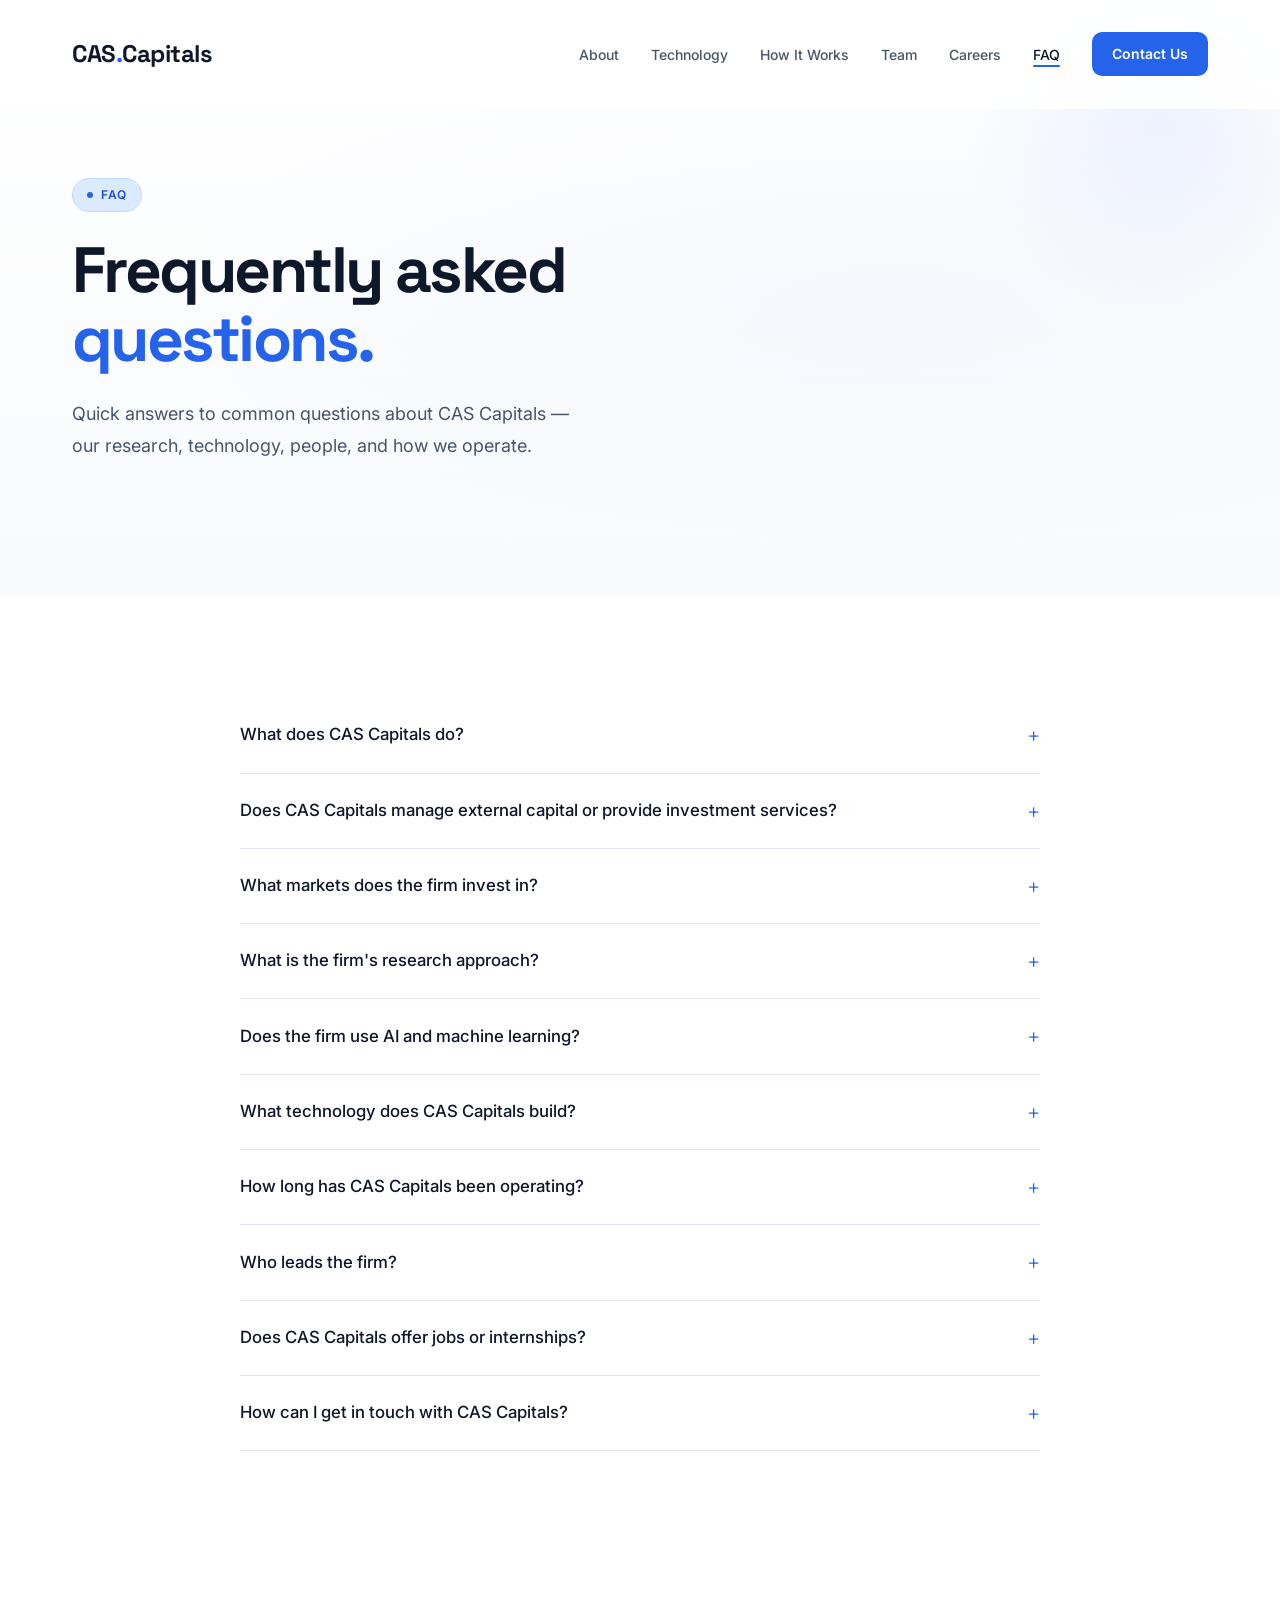
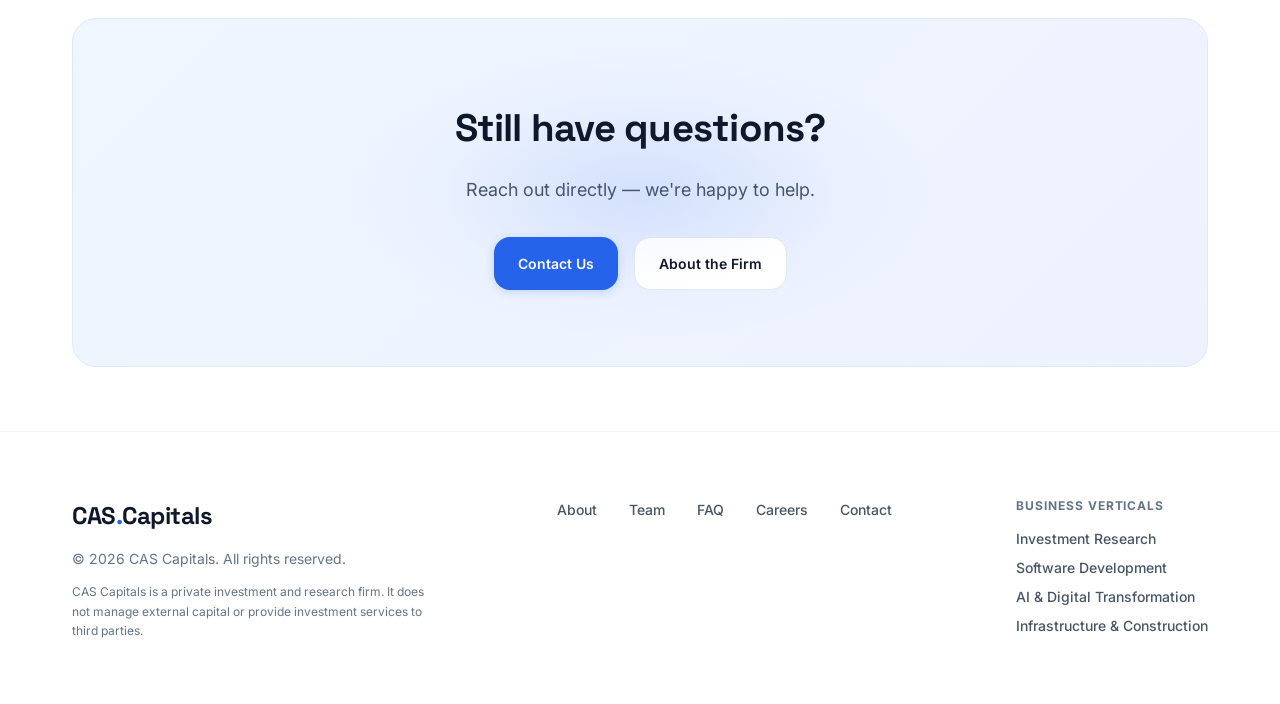
<file: faq.html>
<!doctype html>
<html lang="en">
  <head>
    <meta charset="UTF-8" />
    <meta name="viewport" content="width=device-width, initial-scale=1.0" />
    <title>FAQ — CAS Capitals | Investment Research, Software, AI &amp; Infrastructure</title>
    <meta
      name="description"
      content="Frequently asked questions about CAS Capitals — our investment approach, technology, research, careers, and more."
    />
    <meta property="og:title" content="FAQ — CAS Capitals | Investment Research, Software, AI &amp; Infrastructure" />
    <meta property="og:description" content="Frequently asked questions about CAS Capitals — our investment approach, technology, research, careers, and more." />
    <meta property="og:type" content="website" />
    <meta property="og:url" content="https://cascapitals.com/faq" />
    <meta name="twitter:card" content="summary_large_image" />
    <meta name="twitter:title" content="FAQ — CAS Capitals | Investment Research, Software, AI &amp; Infrastructure" />
    <meta name="twitter:description" content="Frequently asked questions about CAS Capitals — our investment approach, technology, research, careers, and more." />
    <meta property="og:image" content="https://cascapitals.com/og-image.png" />
    <meta name="twitter:image" content="https://cascapitals.com/og-image.png" />
    <link rel="canonical" href="https://cascapitals.com/faq" />
    <link rel="preconnect" href="https://fonts.googleapis.com" />
    <link rel="preconnect" href="https://fonts.gstatic.com" crossorigin />
    <link
      href="https://fonts.googleapis.com/css2?family=Inter:wght@300;400;500;600;700&family=Space+Grotesk:wght@300;400;500;600;700&display=swap"
      rel="stylesheet"
    />
    <link rel="stylesheet" href="css/main.css" />
    <style>
      .faq-list { max-width: 800px; margin: 0 auto; }
      .faq-item { border-bottom: 1px solid var(--color-border); }
      .faq-item summary {
        padding: 1.25rem 0;
        font-size: 1.05rem;
        font-weight: 500;
        cursor: pointer;
        list-style: none;
        display: flex;
        justify-content: space-between;
        align-items: center;
        color: var(--color-text);
        transition: color 0.2s;
      }
      .faq-item summary:hover { color: var(--color-accent); }
      .faq-item summary::-webkit-details-marker { display: none; }
      .faq-item summary::after {
        content: "+";
        font-size: 1.3rem;
        font-weight: 300;
        color: var(--color-accent);
        transition: transform 0.25s ease;
        flex-shrink: 0;
        margin-left: 1rem;
      }
      .faq-item[open] summary::after { transform: rotate(45deg); }
      .faq-item .faq-answer {
        padding: 0 0 1.5rem 0;
        color: var(--color-text-secondary);
        line-height: 1.7;
      }
      .faq-item .faq-answer a { color: var(--color-accent); }
      .faq-item .faq-answer p { margin: 0 0 0.75rem; }
      .faq-item .faq-answer p:last-child { margin: 0; }
    </style>
  </head>
  <body>
    <a href="#main-content" class="skip-link">Skip to main content</a>

    <!-- NAV -->
    <nav class="navbar">
      <div class="container navbar-inner">
        <a href="index.html" class="logo">CAS<span>.</span>Capitals</a>
        <button
          class="mobile-menu-btn"
          type="button"
          aria-label="Open navigation menu"
        ></button>
        <ul class="nav-links">
          <li><a href="about.html">About</a></li>
          <li><a href="index.html#technology">Technology</a></li>
          <li><a href="index.html#how">How It Works</a></li>
          <li><a href="about.html#team">Team</a></li>
          <li><a href="careers.html">Careers</a></li>
          <li><a href="faq.html" class="active" aria-current="page">FAQ</a></li>
          <li><a href="contact.html" class="nav-cta">Contact Us</a></li>
        </ul>
      </div>
    </nav>

    <main id="main-content">
    <!-- PAGE HERO -->
    <section class="hero">
      <div class="hero-decoration"></div>
      <div class="container">
        <div class="hero-content">
          <div class="badge hero-badge reveal">
            <span class="badge-dot"></span>FAQ
          </div>
          <h1 class="hero-title reveal reveal-d1">
            Frequently asked <em>questions.</em>
          </h1>
          <p class="hero-sub reveal reveal-d2">
            Quick answers to common questions about CAS Capitals — our research,
            technology, people, and how we operate.
          </p>
        </div>
      </div>
    </section>

    <!-- FAQ LIST -->
    <section class="section" id="faq">
      <div class="container">
        <div class="faq-list">
          <div class="faq-item reveal">
            <details>
              <summary>What does CAS Capitals do?</summary>
              <div class="faq-answer">
                <p>
                  CAS Capitals is a privately held investment and financial research
                  firm. We deploy our own proprietary capital in Indian equity and
                  derivatives markets using research-driven Futures &amp; Options
                  strategies. Our capabilities also span software development, AI
                  &amp; digital transformation, and infrastructure &amp; construction.
                </p>
              </div>
            </details>
          </div>

          <div class="faq-item reveal reveal-d1">
            <details>
              <summary>Does CAS Capitals manage external capital or provide investment services?</summary>
              <div class="faq-answer">
                <p>
                  No. CAS Capitals does not manage external capital and does not
                  provide investment advisory or portfolio management services to
                  third parties. All investment activity is conducted for the
                  firm's own account.
                </p>
              </div>
            </details>
          </div>

          <div class="faq-item reveal reveal-d2">
            <details>
              <summary>What markets does the firm invest in?</summary>
              <div class="faq-answer">
                <p>
                  The firm focuses on Indian financial markets, primarily equity
                  and derivatives. Our research covers market structures,
                  macroeconomic trends, sector developments, and investment
                  opportunities within India.
                </p>
              </div>
            </details>
          </div>

          <div class="faq-item reveal">
            <details>
              <summary>What is the firm's research approach?</summary>
              <div class="faq-answer">
                <p>
                  Our research process combines traditional financial analysis with
                  quantitative and data-driven methods. We use internal research on
                  market structures, macroeconomic context, sector dynamics, and
                  alternative datasets to inform investment decisions for the
                  firm's own capital.
                </p>
              </div>
            </details>
          </div>

          <div class="faq-item reveal reveal-d1">
            <details>
              <summary>Does the firm use AI and machine learning?</summary>
              <div class="faq-answer">
                <p>
                  Yes. AI and machine learning are integral to our research and
                  technology capabilities. We apply ML techniques to data analysis,
                  pattern recognition, and building systems that support research
                  and investment decisions.
                </p>
              </div>
            </details>
          </div>

          <div class="faq-item reveal reveal-d2">
            <details>
              <summary>What technology does CAS Capitals build?</summary>
              <div class="faq-answer">
                <p>
                  We build proprietary software platforms, data pipelines, and
                  analytics infrastructure that support our research and operations.
                  This includes tools for market data analysis, risk management,
                  and automation of research workflows.
                </p>
              </div>
            </details>
          </div>

          <div class="faq-item reveal">
            <details>
              <summary>How long has CAS Capitals been operating?</summary>
              <div class="faq-answer">
                <p>
                  CAS Capitals was founded in 2015 and has over a decade of
                  experience across investment research, software development, AI,
                  and infrastructure.
                </p>
              </div>
            </details>
          </div>

          <div class="faq-item reveal reveal-d1">
            <details>
              <summary>Who leads the firm?</summary>
              <div class="faq-answer">
                <p>
                  CAS Capitals is led by Arnav Chawla (Co-Founder &amp; CEO),
                  Archit (Co-Founder &amp; Financial Analyst), and Vinod (Managing
                  Director). The team combines financial expertise, quantitative
                  research, and decades of market experience.
                </p>
              </div>
            </details>
          </div>

          <div class="faq-item reveal reveal-d2">
            <details>
              <summary>Does CAS Capitals offer jobs or internships?</summary>
              <div class="faq-answer">
                <p>
                  Yes. We occasionally have openings for research analysts, software
                  engineers, and other roles. Visit our
                  <a href="careers.html">Careers</a> page to see current openings
                  and apply.
                </p>
              </div>
            </details>
          </div>

          <div class="faq-item reveal">
            <details>
              <summary>How can I get in touch with CAS Capitals?</summary>
              <div class="faq-answer">
                <p>
                  You can reach us through the
                  <a href="contact.html">Contact</a> page. The firm also maintains
                  professional profiles on LinkedIn and other platforms.
                </p>
              </div>
            </details>
          </div>
        </div>
      </div>
    </section>

    <!-- CTA STRIP -->
    <section class="cta-section" id="contact">
      <div class="container">
        <div class="cta-inner reveal">
          <div class="cta-decoration"></div>
          <h2>Still have questions?</h2>
          <p>Reach out directly — we're happy to help.</p>
          <div class="cta-actions">
            <a href="contact.html" class="btn btn-primary">Contact Us</a>
            <a href="about.html" class="btn btn-secondary">About the Firm</a>
          </div>
        </div>
      </div>
    </section>
    </main>

    <!-- FOOTER -->
    <footer class="footer">
      <div class="container">
        <div class="footer-inner">
          <div class="footer-brand">
            <a href="index.html" class="logo">CAS<span>.</span>Capitals</a>
            <p class="footer-copy">© 2026 CAS Capitals. All rights reserved.</p>
            <p class="footer-disclaimer">
              CAS Capitals is a private investment and research firm. It does
              not manage external capital or provide investment services to
              third parties.
            </p>
          </div>
          <ul class="footer-links">
            <li><a href="about.html">About</a></li>
            <li><a href="about.html#team">Team</a></li>
            <li><a href="faq.html">FAQ</a></li>
            <li><a href="careers.html">Careers</a></li>
            <li><a href="contact.html">Contact</a></li>
          </ul>
          <div class="footer-verticals">
            <span class="footer-verticals-title">Business Verticals</span>
            <ul class="footer-verticals-list">
              <li>Investment Research</li>
              <li>Software Development</li>
              <li>AI &amp; Digital Transformation</li>
              <li>Infrastructure &amp; Construction</li>
            </ul>
          </div>
        </div>
      </div>
    </footer>

    <button class="back-to-top" type="button" aria-label="Back to top">
      <svg width="18" height="18" viewBox="0 0 24 24" fill="none" stroke="currentColor" stroke-width="2.5" stroke-linecap="round" stroke-linejoin="round">
        <path d="M18 15l-6-6-6 6"/>
      </svg>
    </button>
    <script src="js/main.js"></script>
  </body>
</html>
</file>
<file: css/main.css>
/* =====================================================
   CAS Capitals — Design System
   A clean, premium fintech aesthetic.
   ===================================================== */

/* ------------------------------------------------------
   1. Design Tokens
   ------------------------------------------------------ */
:root {
  /* Backgrounds */
  --color-bg: #ffffff;
  --color-bg-alt: #f8fafc;
  --color-bg-soft: #f1f5f9;
  --color-bg-input: #f8fafc;

  /* Text */
  --color-text: #0f172a;
  --color-text-secondary: #475569;
  --color-text-muted: #64748b;

  /* Accents */
  --color-accent: #2563eb;
  --color-accent-hover: #1d4ed8;
  --color-accent-secondary: #4f46e5;
  --color-accent-light: #dbeafe;
  --color-success: #10b981;
  --color-success-light: #d1fae5;

  /* Borders */
  --color-border: #e2e8f0;
  --color-border-light: #f1f5f9;

  /* Typography */
  --font-body: 'Inter', -apple-system, BlinkMacSystemFont, 'Segoe UI', Roboto, sans-serif;
  --font-display: 'Space Grotesk', -apple-system, BlinkMacSystemFont, 'Segoe UI', Roboto, sans-serif;

  /* Font sizes */
  --text-xs: 0.75rem;
  --text-sm: 0.875rem;
  --text-base: 1rem;
  --text-lg: 1.125rem;
  --text-xl: 1.25rem;
  --text-2xl: 1.5rem;
  --text-3xl: 1.875rem;
  --text-4xl: 2.25rem;
  --text-5xl: 3rem;

  /* Spacing */
  --space-1: 0.25rem;
  --space-2: 0.5rem;
  --space-3: 0.75rem;
  --space-4: 1rem;
  --space-5: 1.25rem;
  --space-6: 1.5rem;
  --space-8: 2rem;
  --space-10: 2.5rem;
  --space-12: 3rem;
  --space-16: 4rem;
  --space-20: 5rem;
  --space-24: 6rem;
  --space-32: 8rem;

  /* Layout */
  --container-max: 1200px;
  --radius-sm: 0.5rem;
  --radius-md: 0.625rem;
  --radius-lg: 1rem;
  --radius-xl: 1rem;
  --radius-2xl: 1.25rem;
  --radius-3xl: 1.5rem;

  /* Shadows */
  --shadow-sm: 0 1px 2px rgba(15, 23, 42, 0.04);
  --shadow-md: 0 4px 6px -1px rgba(15, 23, 42, 0.05), 0 2px 4px -2px rgba(15, 23, 42, 0.05);
  --shadow-lg: 0 10px 15px -3px rgba(15, 23, 42, 0.07), 0 4px 6px -4px rgba(15, 23, 42, 0.05);
  --shadow-xl: 0 20px 25px -5px rgba(15, 23, 42, 0.08), 0 8px 10px -6px rgba(15, 23, 42, 0.04);
  --shadow-card: 0 1px 3px rgba(15, 23, 42, 0.04), 0 4px 20px rgba(15, 23, 42, 0.07);
  --shadow-card-hover: 0 4px 8px rgba(15, 23, 42, 0.04), 0 20px 40px rgba(15, 23, 42, 0.09);
  --shadow-button: 0 2px 8px rgba(37, 99, 235, 0.2), 0 0 0 0 rgba(37, 99, 235, 0);
  --shadow-button-hover: 0 4px 16px rgba(37, 99, 235, 0.3), 0 0 0 0 rgba(37, 99, 235, 0);

  /* Transitions */
  --transition-fast: 150ms cubic-bezier(0.16, 1, 0.3, 1);
  --transition-base: 250ms cubic-bezier(0.16, 1, 0.3, 1);
  --transition-slow: 350ms cubic-bezier(0.16, 1, 0.3, 1);
}

/* ------------------------------------------------------
   2. Reset & Base
   ------------------------------------------------------ */
*,
*::before,
*::after {
  box-sizing: border-box;
  margin: 0;
  padding: 0;
}

html {
  scroll-behavior: smooth;
  -webkit-font-smoothing: antialiased;
  -moz-osx-font-smoothing: grayscale;
}

body {
  font-family: var(--font-body);
  font-size: var(--text-base);
  line-height: 1.65;
  color: var(--color-text);
  background-color: var(--color-bg);
  overflow-x: hidden;
}

img,
svg,
video,
canvas {
  display: block;
  max-width: 100%;
}

a {
  color: inherit;
  text-decoration: none;
}

ul,
ol {
  list-style: none;
}

button {
  font-family: inherit;
  cursor: pointer;
  border: none;
  background: none;
}

input,
textarea,
select {
  font-family: inherit;
  font-size: inherit;
}

::selection {
  background: var(--color-accent-light);
  color: var(--color-accent-hover);
}

/* ------------------------------------------------------
   2a. Accessibility - Skip Link
   ------------------------------------------------------ */
.skip-link {
  position: absolute;
  top: -100%;
  left: 8px;
  z-index: 1000;
  padding: 8px 16px;
  background: var(--color-accent);
  color: #fff;
  font-size: 0.875rem;
  font-weight: 600;
  border-radius: var(--radius-md);
  transition: top 0.2s;
}
.skip-link:focus {
  top: 8px;
}

/* ------------------------------------------------------
   3. Layout Utilities
   ------------------------------------------------------ */
.container {
  width: 100%;
  max-width: var(--container-max);
  margin: 0 auto;
  padding-left: clamp(1.25rem, 5vw, 2rem);
  padding-right: clamp(1.25rem, 5vw, 2rem);
}

.section {
  padding-top: clamp(4rem, 8vw, 8rem);
  padding-bottom: clamp(4rem, 8vw, 8rem);
  transition: background-color 0.6s ease;
}

.section-alt {
  background-color: #f5f7fa;
}

section[id] {
  scroll-margin-top: 80px;
}

.section-alt + .section-alt {
  border-top: 1px solid var(--color-border-light);
}

.section-header {
  max-width: 640px;
  margin-bottom: var(--space-16);
}

.section-header.center {
  text-align: center;
  margin-left: auto;
  margin-right: auto;
}

.section-label {
  display: inline-flex;
  align-items: center;
  gap: var(--space-2);
  font-size: var(--text-xs);
  font-weight: 600;
  letter-spacing: 0.08em;
  text-transform: uppercase;
  color: var(--color-accent);
  margin-bottom: var(--space-4);
  max-width: fit-content;
}

.section-label::before {
  content: '';
  width: 20px;
  height: 2px;
  background-color: var(--color-accent);
  border-radius: 2px;
}

.section-header.center .section-label {
  justify-content: center;
}

.section-title {
  font-family: var(--font-display);
  font-size: clamp(1.875rem, 3.5vw, 2.75rem);
  font-weight: 700;
  line-height: 1.1;
  letter-spacing: -0.035em;
  color: var(--color-text);
  margin-bottom: var(--space-4);
}

.section-title em {
  font-style: normal;
  color: var(--color-accent);
}

.section-sub {
  font-size: var(--text-lg);
  color: var(--color-text-secondary);
  line-height: 1.7;
  max-width: 560px;
}

.section-header.center .section-sub {
  margin-left: auto;
  margin-right: auto;
}

/* ------------------------------------------------------
   4. Navbar
   ------------------------------------------------------ */
.navbar {
  position: fixed;
  top: 0;
  left: 0;
  right: 0;
  z-index: 100;
  background: rgba(255, 255, 255, 0.85);
  backdrop-filter: blur(12px);
  -webkit-backdrop-filter: blur(12px);
  border-bottom: 1px solid transparent;
  transition: var(--transition-base), padding var(--transition-base);
  padding: 1rem 0;
}

.navbar.scrolled {
  background: rgba(255, 255, 255, 0.96);
  border-bottom-color: var(--color-border);
  box-shadow: var(--shadow-sm);
  padding: 0.85rem 0;
}

.navbar-inner {
  display: flex;
  align-items: center;
  justify-content: space-between;
  height: 76px;
}

.logo {
  font-family: var(--font-display);
  font-size: var(--text-2xl);
  font-weight: 700;
  letter-spacing: -0.02em;
  color: var(--color-text);
  display: inline-flex;
  align-items: baseline;
}

.logo span {
  color: var(--color-accent);
}

.nav-links {
  display: flex;
  align-items: center;
  gap: var(--space-8);
}

.nav-links a {
  position: relative;
  font-size: var(--text-sm);
  font-weight: 500;
  color: var(--color-text-secondary);
  transition: color var(--transition-fast);
}

.nav-links a::after {
  content: '';
  position: absolute;
  bottom: -4px;
  left: 0;
  width: 100%;
  height: 2px;
  background: var(--color-accent);
  transform: scaleX(0);
  transform-origin: right;
  transition: transform var(--transition-fast);
  border-radius: 2px;
}

.nav-links a:hover::after,
.nav-links a.active::after {
  transform: scaleX(1);
  transform-origin: left;
}

.nav-links a:hover,
.nav-links a.active {
  color: var(--color-text);
}

.nav-cta {
  display: inline-flex;
  align-items: center;
  gap: var(--space-2);
  background-color: var(--color-accent);
  color: #fff !important;
  padding: 0.625rem 1.25rem;
  border-radius: var(--radius-md);
  font-weight: 600 !important;
  font-size: var(--text-sm) !important;
  transition: background-color var(--transition-fast), box-shadow var(--transition-fast);
}

.nav-cta:hover {
  background-color: var(--color-accent-hover);
  box-shadow: var(--shadow-button);
}

.nav-cta.active {
  background-color: var(--color-accent-hover);
}

.mobile-menu-btn {
  display: none;
  width: 40px;
  height: 40px;
  align-items: center;
  justify-content: center;
  color: var(--color-text);
  border-radius: var(--radius-md);
  transition: background-color var(--transition-fast);
}

.mobile-menu-btn:hover {
  background-color: var(--color-bg-soft);
}

@media (max-width: 900px) {
  .navbar {
    width: 95%;
    left: 2.5%;
    right: auto;
    padding: 0.5rem 1rem;
    top: 12px;
  }
  
  .navbar.scrolled {
    top: 8px;
    padding: 0.4rem 1rem;
  }

  .navbar-inner {
    height: auto;
    min-height: 52px;
  }

  .nav-links {
    position: absolute;
    top: calc(100% + 12px);
    left: 0;
    right: 0;
    background: rgba(255, 255, 255, 0.98);
    border: 1px solid rgba(15, 23, 42, 0.08);
    border-radius: 20px;
    flex-direction: column;
    align-items: stretch;
    gap: 0;
    padding: var(--space-4);
    box-shadow: 0 10px 40px rgba(15, 23, 42, 0.08);
    transform: translateY(-10px);
    opacity: 0;
    visibility: hidden;
    pointer-events: none;
    transition: all 0.3s cubic-bezier(0.16, 1, 0.3, 1);
  }

  .nav-links.open {
    transform: translateY(0);
    opacity: 1;
    visibility: visible;
    pointer-events: auto;
  }

  .nav-links a {
    padding: var(--space-3) var(--space-2);
    border-bottom: 1px solid var(--color-border-light);
    font-size: var(--text-base);
    border-radius: 0;
  }
  
  .nav-links a:last-of-type {
    border-bottom: none;
  }

    .nav-links a::after {
    display: none;
  }

  .nav-cta {
    justify-content: center;
    margin-top: var(--space-4);
  }

  .mobile-menu-btn {
    display: flex;
  }
}

/* ------------------------------------------------------
   5. Footer
   ------------------------------------------------------ */
.footer {
  border-top: 1px solid var(--color-border-light);
  padding-top: var(--space-16);
  padding-bottom: var(--space-16);
  background: var(--color-bg);
}

.footer-inner {
  display: flex;
  align-items: flex-start;
  justify-content: space-between;
  gap: var(--space-8);
  flex-wrap: wrap;
}

.footer-brand {
  display: flex;
  flex-direction: column;
  gap: var(--space-3);
  max-width: 360px;
}

.footer-copy {
  font-size: var(--text-sm);
  color: var(--color-text-muted);
  line-height: 1.6;
}

.footer-disclaimer {
  font-size: var(--text-xs);
  color: var(--color-text-muted);
  line-height: 1.6;
}

.footer-links {
  display: flex;
  gap: var(--space-8);
}

.footer-links a {
  position: relative;
  font-size: var(--text-sm);
  font-weight: 500;
  color: var(--color-text-secondary);
  transition: color var(--transition-fast);
}

.footer-links a::after {
  content: '';
  position: absolute;
  bottom: -2px;
  left: 0;
  width: 100%;
  height: 1px;
  background: var(--color-accent);
  transform: scaleX(0);
  transform-origin: right;
  transition: transform var(--transition-fast);
}

.footer-links a:hover {
  color: var(--color-accent);
}

.footer-links a:hover::after {
  transform: scaleX(1);
  transform-origin: left;
}

.footer-verticals {
  display: flex;
  flex-direction: column;
  gap: var(--space-3);
}

.footer-verticals-title {
  font-size: var(--text-xs);
  font-weight: 700;
  letter-spacing: 0.08em;
  text-transform: uppercase;
  color: var(--color-text-muted);
}

.footer-verticals-list {
  display: flex;
  flex-direction: column;
  gap: var(--space-2);
}

.footer-verticals-list li {
  font-size: var(--text-sm);
  font-weight: 500;
  color: var(--color-text-secondary);
  line-height: 1.5;
}

@media (max-width: 640px) {
  .footer-inner {
    flex-direction: column;
    gap: var(--space-8);
  }

  .footer-links {
    flex-wrap: wrap;
    gap: var(--space-6);
  }

  .footer-verticals-list {
    flex-direction: row;
    flex-wrap: wrap;
    gap: var(--space-3) var(--space-6);
  }
}

/* ------------------------------------------------------
   6. Buttons
   ------------------------------------------------------ */
.btn {
  display: inline-flex;
  align-items: center;
  justify-content: center;
  gap: var(--space-2);
  font-size: var(--text-sm);
  font-weight: 600;
  padding: 0.875rem 1.5rem;
  border-radius: var(--radius-lg);
  transition: transform var(--transition-fast), box-shadow var(--transition-fast), background-color var(--transition-fast), border-color var(--transition-fast);
}

.btn svg {
  flex-shrink: 0;
  transition: transform var(--transition-fast);
}

.btn:hover svg {
  transform: translateX(4px);
}

.btn-primary {
  background-color: var(--color-accent);
  color: #fff;
  box-shadow: var(--shadow-button);
}

.btn-primary:hover {
  background-color: var(--color-accent-hover);
  transform: translateY(-1px);
  box-shadow: var(--shadow-button-hover);
}

.btn-primary:active {
  transform: translateY(0) scale(0.99);
}

.btn-secondary {
  background-color: #fff;
  color: var(--color-text);
  border: 1px solid var(--color-border);
}

.btn-secondary:hover {
  border-color: var(--color-accent);
  color: var(--color-accent);
  background-color: var(--color-bg-alt);
}

.btn-secondary:active {
  transform: translateY(0) scale(0.99);
}

.btn-lg {
  padding: 1rem 2rem;
  font-size: var(--text-base);
}

.btn-block {
  width: 100%;
}

/* Focus states */
a:focus-visible,
button:focus-visible,
input:focus-visible,
textarea:focus-visible,
select:focus-visible {
  outline: 2px solid var(--color-accent);
  outline-offset: 2px;
}

:focus:not(:focus-visible) {
  outline: none;
}

/* ------------------------------------------------------
   7. Cards
   ------------------------------------------------------ */
.card {
  background: var(--color-bg);
  border: 1px solid var(--color-border-light);
  border-radius: var(--radius-2xl);
  padding: var(--space-10);
  box-shadow: var(--shadow-card);
  transition: transform var(--transition-base), box-shadow var(--transition-base), border-color var(--transition-base);
}

@media (max-width: 640px) {
  .card {
    padding: var(--space-8);
  }
}

.card:hover {
  transform: translateY(-4px);
  box-shadow: 0 4px 8px rgba(15, 23, 42, 0.04), 0 20px 40px rgba(15, 23, 42, 0.09), 0 0 0 1px rgba(37, 99, 235, 0.06);
  border-color: var(--color-accent-light);
}

.card:hover .card-icon {
  background: var(--color-accent-light);
  border-color: var(--color-accent-light);
  color: var(--color-accent);
}

.card-icon {
  width: 52px;
  height: 52px;
  display: flex;
  align-items: center;
  justify-content: center;
  font-size: 1.5rem;
  background: var(--color-bg-soft);
  border: 1px solid var(--color-border);
  border-radius: var(--radius-lg);
  margin-bottom: var(--space-6);
}

.card-title {
  font-family: var(--font-display);
  font-size: var(--text-lg);
  font-weight: 600;
  color: var(--color-text);
  margin-bottom: var(--space-2);
}

.card-text {
  font-size: var(--text-sm);
  color: var(--color-text-secondary);
  line-height: 1.7;
}

/* ------------------------------------------------------
   7a. Capability Cards
   ------------------------------------------------------ */
.capability-card {
  background: rgba(255, 255, 255, 0.7);
  backdrop-filter: blur(10px);
  -webkit-backdrop-filter: blur(10px);
  border: 1px solid rgba(15, 23, 42, 0.05);
  border-radius: var(--radius-2xl);
  padding: var(--space-8);
  position: relative;
  overflow: hidden;
  display: flex;
  flex-direction: column;
  gap: var(--space-4);
  box-shadow: 
    0 4px 6px rgba(15, 23, 42, 0.02),
    0 10px 20px rgba(15, 23, 42, 0.03);
  transition: all 0.4s cubic-bezier(0.16, 1, 0.3, 1);
  z-index: 1;
}

/* Top accent line indicator on hover */
.capability-card::before {
  content: '';
  position: absolute;
  top: 0;
  left: 0;
  width: 100%;
  height: 4px;
  background: linear-gradient(90deg, var(--card-glow, var(--color-accent)), var(--color-accent-secondary));
  transform: scaleX(0);
  transform-origin: left;
  transition: transform 0.4s cubic-bezier(0.16, 1, 0.3, 1);
  z-index: 2;
}

.capability-card:hover::before {
  transform: scaleX(1);
}

.capability-card:hover {
  transform: translateY(-6px);
  border-color: rgba(15, 23, 42, 0.08);
  box-shadow: 
    0 20px 40px -15px rgba(15, 23, 42, 0.08),
    0 0 30px rgba(37, 99, 235, 0.02);
  background: #ffffff;
}

/* Modern soft gradient bubble on hover behind the card */
.capability-card::after {
  content: '';
  position: absolute;
  width: 150px;
  height: 150px;
  background: radial-gradient(circle, var(--card-glow, rgba(37, 99, 235, 0.08)) 0%, transparent 70%);
  bottom: -75px;
  right: -75px;
  pointer-events: none;
  z-index: 0;
  opacity: 0;
  transition: opacity 0.4s ease;
}

.capability-card:hover::after {
  opacity: 0.6;
}

.capability-card-icon {
  width: 46px;
  height: 46px;
  display: flex;
  align-items: center;
  justify-content: center;
  border-radius: 12px;
  background: rgba(15, 23, 42, 0.03);
  color: var(--card-glow, var(--color-accent));
  transition: all 0.4s cubic-bezier(0.16, 1, 0.3, 1);
  border: 1px solid rgba(15, 23, 42, 0.05);
  margin-bottom: var(--space-2);
  position: relative;
  z-index: 2;
}

.capability-card:hover .capability-card-icon {
  background: var(--card-glow, var(--color-accent));
  color: #ffffff;
  border-color: transparent;
}

.capability-card-title {
  font-family: var(--font-display);
  font-size: var(--text-lg);
  font-weight: 600;
  color: var(--color-text);
  margin-bottom: 2px;
  position: relative;
  z-index: 2;
}

.capability-card-text {
  font-size: var(--text-sm);
  color: var(--color-text-secondary);
  line-height: 1.7;
  position: relative;
  z-index: 2;
}

/* Unique color glows per capability segment */
.capability-card.card-pi { --card-glow: #2563eb; }
.capability-card.card-fr { --card-glow: #06b6d4; }
.capability-card.card-qr { --card-glow: #4f46e5; }
.capability-card.card-da { --card-glow: #10b981; }
.capability-card.card-ml { --card-glow: #a855f7; }
.capability-card.card-rm { --card-glow: #f43f5e; }

/* Custom glow shadows on hover for each segment icon */
.capability-card.card-pi:hover .capability-card-icon { box-shadow: 0 4px 12px rgba(37, 99, 235, 0.25); }
.capability-card.card-fr:hover .capability-card-icon { box-shadow: 0 4px 12px rgba(6, 182, 212, 0.25); }
.capability-card.card-qr:hover .capability-card-icon { box-shadow: 0 4px 12px rgba(79, 70, 229, 0.25); }
.capability-card.card-da:hover .capability-card-icon { box-shadow: 0 4px 12px rgba(16, 185, 129, 0.25); }
.capability-card.card-ml:hover .capability-card-icon { box-shadow: 0 4px 12px rgba(168, 85, 247, 0.25); }
.capability-card.card-rm:hover .capability-card-icon { box-shadow: 0 4px 12px rgba(244, 63, 94, 0.25); }

/* ------------------------------------------------------
   8. Badges & Tags
   ------------------------------------------------------ */
.badge {
  display: inline-flex;
  align-items: center;
  gap: var(--space-2);
  background: var(--color-accent-light);
  color: var(--color-accent-hover);
  border: 1px solid #bfdbfe;
  border-radius: 999px;
  padding: 0.375rem 0.875rem;
  font-size: var(--text-xs);
  font-weight: 600;
  letter-spacing: 0.05em;
  text-transform: uppercase;
  transition: box-shadow var(--transition-fast), border-color var(--transition-fast);
}

.badge:hover {
  box-shadow: 0 0 0 2px rgba(37, 99, 235, 0.12);
  border-color: var(--color-accent);
}

.badge-dot {
  width: 6px;
  height: 6px;
  border-radius: 50%;
  background: var(--color-accent);
  animation: pulse-dot 2s infinite;
}

.badge-success {
  background: var(--color-success-light);
  color: #047857;
  border-color: #a7f3d0;
}

.badge-success .badge-dot {
  background: var(--color-success);
}

@keyframes pulse-dot {

  0%,
  100% {
    opacity: 1;
  }

  50% {
    opacity: 0.4;
  }
}

/* ------------------------------------------------------
   9. Forms
   ------------------------------------------------------ */
.form-card {
  background: var(--color-bg);
  border: 1px solid var(--color-border);
  border-radius: var(--radius-3xl);
  padding: var(--space-10) var(--space-10);
  box-shadow: var(--shadow-lg);
}

@media (max-width: 640px) {
  .form-card {
    padding: var(--space-8) var(--space-6);
  }
}

.form-row {
  display: grid;
  grid-template-columns: 1fr 1fr;
  gap: var(--space-4);
}

@media (max-width: 640px) {
  .form-row {
    grid-template-columns: 1fr;
  }
}

.form-field {
  display: flex;
  flex-direction: column;
  gap: var(--space-2);
}

.form-field label,
.form-section-label {
  font-size: var(--text-xs);
  font-weight: 600;
  letter-spacing: 0.06em;
  text-transform: uppercase;
  color: var(--color-text-muted);
}

.form-section-label {
  color: var(--color-accent);
  margin-bottom: calc(var(--space-2) * -1);
}

.form-field input,
.form-field textarea,
.form-field select {
  background: var(--color-bg-input);
  border: 1px solid var(--color-border);
  border-radius: var(--radius-md);
  padding: 0.875rem 1rem;
  color: var(--color-text);
  outline: none;
  transition: border-color var(--transition-fast), box-shadow var(--transition-fast), background-color var(--transition-fast);
  width: 100%;
}

.form-field input::placeholder,
.form-field textarea::placeholder {
  color: var(--color-text-muted);
}

.form-field input:hover,
.form-field textarea:hover,
.form-field select:hover {
  border-color: #cbd5e1;
}

.form-field input:focus,
.form-field textarea:focus,
.form-field select:focus {
  border-color: var(--color-accent);
  background-color: #fff;
  box-shadow: 0 0 0 3px rgba(37, 99, 235, 0.1);
}

.form-field textarea {
  resize: vertical;
  min-height: 120px;
}

.form-field select {
  appearance: none;
  -webkit-appearance: none;
  cursor: pointer;
  background-image: url("data:image/svg+xml,%3Csvg xmlns='http://www.w3.org/2000/svg' width='16' height='16' viewBox='0 0 24 24' fill='none' stroke='%2364748b' stroke-width='2' stroke-linecap='round' stroke-linejoin='round'%3E%3Cpath d='m6 9 6 6 6-6'/%3E%3C/svg%3E");
  background-repeat: no-repeat;
  background-position: right 1rem center;
  padding-right: 2.5rem;
}

.form-field select option {
  background: #fff;
  color: var(--color-text);
}

.form-success {
  display: none;
  text-align: center;
  padding: var(--space-8) var(--space-4);
}

.success-icon {
  font-size: 2.5rem;
  margin-bottom: var(--space-4);
}

.form-success h3,
.form-success h4 {
  font-family: var(--font-display);
  font-size: var(--text-xl);
  font-weight: 700;
  margin-bottom: var(--space-2);
}

.form-success p {
  font-size: var(--text-sm);
  color: var(--color-text-secondary);
}

/* ------------------------------------------------------
   10. Home Page — Hero
   ------------------------------------------------------ */
.hero {
  position: relative;
  padding-top: calc(76px + clamp(4rem, 8vw, 7rem));
  padding-bottom: clamp(4rem, 8vw, 7rem);
  background-image:
    radial-gradient(ellipse at 70% 50%, rgba(37, 99, 235, 0.03) 0%, transparent 60%),
    linear-gradient(180deg, var(--color-bg) 0%, var(--color-bg-alt) 100%);
  overflow: hidden;
}

.hero-grid {
  display: grid;
  grid-template-columns: 1fr 1fr;
  gap: var(--space-16);
  align-items: center;
}

.hero-content {
  max-width: 640px;
}

.hero-badge {
  margin-bottom: var(--space-6);
  opacity: 0;
  transform: translateY(16px);
  animation: hero-fade-in 0.6s cubic-bezier(0.16, 1, 0.3, 1) 0s forwards;
}

.hero-title {
  font-family: var(--font-display);
  font-size: clamp(2.5rem, 5vw, 4rem);
  font-weight: 700;
  line-height: 1.08;
  letter-spacing: -0.04em;
  color: var(--color-text);
  margin-bottom: var(--space-6);
  opacity: 0;
  transform: translateY(16px);
  animation: hero-fade-in 0.7s cubic-bezier(0.16, 1, 0.3, 1) 0.08s forwards;
}

.hero-title em {
  font-style: normal;
  color: var(--color-accent);
}

.hero-sub {
  font-size: var(--text-lg);
  color: var(--color-text-secondary);
  line-height: 1.75;
  margin-bottom: var(--space-8);
  max-width: 520px;
  opacity: 0;
  transform: translateY(16px);
  animation: hero-fade-in 0.7s cubic-bezier(0.16, 1, 0.3, 1) 0.16s forwards;
}

.hero-actions {
  display: flex;
  gap: var(--space-4);
  flex-wrap: wrap;
  margin-bottom: var(--space-16);
  opacity: 0;
  transform: translateY(16px);
  animation: hero-fade-in 0.7s cubic-bezier(0.16, 1, 0.3, 1) 0.24s forwards;
}

.hero-visual {
  position: relative;
  opacity: 0;
  transform: translateY(16px);
  animation: hero-fade-in 0.7s cubic-bezier(0.16, 1, 0.3, 1) 0.16s forwards;
}

.hero-card {
  background: var(--color-bg);
  border: 1px solid var(--color-border);
  border-radius: var(--radius-3xl);
  padding: var(--space-8);
  box-shadow: 0 2px 4px rgba(15, 23, 42, 0.04), 0 8px 32px rgba(15, 23, 42, 0.08);
}

.hero-card-header {
  display: flex;
  justify-content: space-between;
  align-items: center;
  margin-bottom: var(--space-6);
}

.hero-card-title {
  font-family: var(--font-display);
  font-weight: 600;
  color: var(--color-text);
}

.hero-card-value {
  font-family: var(--font-display);
  font-size: var(--text-3xl);
  font-weight: 700;
  color: var(--color-accent);
  margin-bottom: var(--space-1);
}

.hero-card-label {
  font-size: var(--text-sm);
  color: var(--color-text-muted);
}

.hero-stats {
  display: flex;
  gap: var(--space-12);
  flex-wrap: wrap;
}

.stat-item {
  display: flex;
  flex-direction: column;
  gap: var(--space-1);
}

.stat-value {
  font-family: var(--font-display);
  font-size: var(--text-3xl);
  font-weight: 700;
  color: var(--color-text);
}

.stat-label {
  font-size: var(--text-xs);
  font-weight: 600;
  letter-spacing: 0.06em;
  text-transform: uppercase;
  color: var(--color-text-muted);
}

.stat-link {
  color: var(--color-text);
  text-decoration: none;
}

.hero-decoration {
  position: absolute;
  top: -60px;
  right: -60px;
  width: 320px;
  height: 320px;
  background: radial-gradient(circle, rgba(37, 99, 235, 0.1) 0%, transparent 70%);
  pointer-events: none;
  z-index: 0;
}

/* ------------------------------------------------------
   10a. Home Page — V2 Market Dashboard (Live Visual)
   ------------------------------------------------------ */
.market-dashboard {
  background: #0b0f19;
  border: 1px solid rgba(255, 255, 255, 0.08);
  border-radius: var(--radius-3xl);
  padding: var(--space-6);
  box-shadow: 
    0 10px 30px rgba(0, 0, 0, 0.4),
    0 30px 70px rgba(0, 0, 0, 0.5),
    inset 0 1px 0 rgba(255, 255, 255, 0.1);
  position: relative;
  overflow: hidden;
  display: flex;
  flex-direction: column;
  gap: var(--space-4);
  z-index: 2;
  color: #f8fafc;
  transform-style: preserve-3d;
  transition: transform 0.25s cubic-bezier(0.25, 1, 0.5, 1), box-shadow 0.25s;
}

.market-dashboard::before {
  content: '';
  position: absolute;
  top: -50%;
  left: -50%;
  width: 200%;
  height: 200%;
  background: radial-gradient(circle, rgba(37, 99, 235, 0.06) 0%, transparent 60%);
  pointer-events: none;
  z-index: 0;
}

.dashboard-header {
  display: flex;
  justify-content: space-between;
  align-items: center;
  position: relative;
  z-index: 1;
}

.dashboard-info {
  display: flex;
  flex-direction: column;
  gap: 4px;
}

.dashboard-tag {
  display: inline-flex;
  align-items: center;
  gap: 6px;
  font-size: 11px;
  font-weight: 600;
  text-transform: uppercase;
  color: var(--color-text-muted);
  letter-spacing: 0.05em;
}

.live-dot {
  width: 6px;
  height: 6px;
  background-color: #06b6d4;
  border-radius: 50%;
  display: inline-block;
  box-shadow: 0 0 8px #06b6d4;
}

.animate-pulse-live {
  animation: pulse-live 1.8s infinite;
}

@keyframes pulse-live {
  0%, 100% { opacity: 1; transform: scale(1); }
  50% { opacity: 0.4; transform: scale(1.2); }
}

.dashboard-index-name {
  font-family: var(--font-display);
  font-size: var(--text-base);
  font-weight: 700;
  color: #ffffff;
  letter-spacing: -0.01em;
}

.dashboard-tabs {
  display: flex;
  gap: 4px;
  background: rgba(255, 255, 255, 0.04);
  padding: 3px;
  border-radius: var(--radius-sm);
  border: 1px solid rgba(255, 255, 255, 0.04);
}

.dashboard-tabs .tab {
  padding: 3px 8px;
  font-size: 10px;
  font-weight: 600;
  color: #94a3b8;
  border-radius: 4px;
  cursor: pointer;
  transition: all var(--transition-fast);
}

.dashboard-tabs .tab.active {
  background: var(--color-accent);
  color: #ffffff;
}

.dashboard-tabs .tab:hover:not(.active) {
  color: #ffffff;
  background: rgba(255, 255, 255, 0.06);
}

.dashboard-metrics-container {
  display: flex;
  align-items: center;
  justify-content: space-between;
  gap: var(--space-4);
  position: relative;
  z-index: 1;
}

.dashboard-price-container {
  display: flex;
  align-items: baseline;
  gap: var(--space-3);
}

.dashboard-price {
  font-family: var(--font-display);
  font-size: clamp(2rem, 3.5vw, 2.5rem);
  font-weight: 700;
  color: #ffffff;
  letter-spacing: -0.03em;
  line-height: 1;
}

.dashboard-change {
  display: inline-flex;
  align-items: center;
  gap: 4px;
  padding: 3px 8px;
  border-radius: 6px;
  font-size: 12px;
  font-weight: 700;
  line-height: 1;
}

.dashboard-change.positive {
  color: #10b981;
  background: rgba(16, 185, 129, 0.12);
  border: 1px solid rgba(16, 185, 129, 0.15);
}

.dashboard-change.negative {
  color: #ef4444;
  background: rgba(239, 68, 68, 0.12);
  border: 1px solid rgba(239, 68, 68, 0.15);
}

/* Risk Gauge Styling */
.dashboard-risk-gauge {
  position: relative;
  width: 50px;
  height: 50px;
  flex-shrink: 0;
  display: flex;
  align-items: center;
  justify-content: center;
}

.risk-ring-svg {
  width: 100%;
  height: 100%;
  transform: rotate(-90deg);
}

.ring-bg {
  stroke: rgba(255, 255, 255, 0.05);
}

.ring-fill {
  transition: stroke-dasharray 0.5s ease;
}

.gauge-center-text {
  position: absolute;
  display: flex;
  flex-direction: column;
  align-items: center;
  justify-content: center;
  line-height: 1.1;
}

.gauge-number {
  font-family: var(--font-display);
  font-size: 11px;
  font-weight: 700;
  color: #ffffff;
}

.gauge-title {
  font-size: 6px;
  font-weight: 700;
  color: var(--color-text-muted);
  letter-spacing: 0.05em;
  text-transform: uppercase;
}

/* Chart Container */
.chart-container {
  position: relative;
  background: rgba(255, 255, 255, 0.01);
  border: 1px solid rgba(255, 255, 255, 0.04);
  border-radius: var(--radius-md);
  padding: 8px;
  z-index: 1;
}

.main-chart-svg {
  display: block;
  width: 100%;
  height: auto;
  overflow: visible;
}

.chart-line {
  stroke-dasharray: 1000;
  stroke-dashoffset: 1000;
  animation: chart-draw 2.5s cubic-bezier(0.16, 1, 0.3, 1) forwards;
}

@keyframes chart-draw {
  to { stroke-dashoffset: 0; }
}

.pulse-point {
  transform-origin: center;
}

.price-pulse {
  animation: radar-beam-cyan 2s infinite ease-out;
}

.model-pulse {
  animation: radar-beam-purple 2.2s infinite ease-out;
}

@keyframes radar-beam-cyan {
  0% { r: 4.5px; opacity: 1; stroke-width: 1.5; }
  100% { r: 18px; opacity: 0; stroke-width: 0.5; }
}

@keyframes radar-beam-purple {
  0% { r: 3px; opacity: 1; stroke-width: 1.2; }
  100% { r: 15px; opacity: 0; stroke-width: 0.5; }
}

.chart-tooltip {
  opacity: 0;
  animation: fade-in-tooltip 0.5s ease 1.5s forwards;
}

@keyframes fade-in-tooltip {
  to { opacity: 1; }
}

.dashboard-stats-grid {
  display: grid;
  grid-template-columns: repeat(3, 1fr);
  gap: var(--space-3);
  position: relative;
  z-index: 1;
}

.mini-ticker {
  background: rgba(255, 255, 255, 0.02);
  border: 1px solid rgba(255, 255, 255, 0.04);
  border-radius: var(--radius-md);
  padding: 8px 10px;
  display: flex;
  flex-direction: column;
  gap: 2px;
  transition: background var(--transition-fast), border-color var(--transition-fast);
}

.mini-ticker:hover {
  background: rgba(255, 255, 255, 0.04);
  border-color: rgba(255, 255, 255, 0.08);
}

.ticker-name {
  font-size: 9px;
  font-weight: 600;
  text-transform: uppercase;
  color: var(--color-text-muted);
  letter-spacing: 0.03em;
}

.ticker-val {
  font-family: var(--font-display);
  font-size: 13px;
  font-weight: 700;
  color: #ffffff;
}

.ticker-change {
  font-size: 10px;
  font-weight: 700;
  display: flex;
  align-items: center;
  gap: 2px;
}

.ticker-change.pos {
  color: #10b981;
}

.ticker-change.neg {
  color: #ef4444;
}

.algo-terminal {
  background: rgba(0, 0, 0, 0.3);
  border: 1px solid rgba(255, 255, 255, 0.04);
  border-radius: var(--radius-md);
  padding: 10px 12px;
  font-family: 'SF Mono', Consolas, 'Courier New', monospace;
  position: relative;
  z-index: 1;
  font-size: 11px;
}

.terminal-title-bar {
  display: flex;
  justify-content: space-between;
  align-items: center;
  font-size: 9px;
  font-weight: 700;
  letter-spacing: 0.08em;
  color: var(--color-text-muted);
  border-bottom: 1px solid rgba(255, 255, 255, 0.04);
  padding-bottom: 6px;
  margin-bottom: 6px;
  text-transform: uppercase;
}

.terminal-status {
  color: #10b981;
  display: inline-flex;
  align-items: center;
  gap: 4px;
}

.terminal-status::before {
  content: '';
  width: 4px;
  height: 4px;
  background: #10b981;
  border-radius: 50%;
}

.terminal-log-rows {
  display: flex;
  flex-direction: column;
  gap: 4px;
  max-height: 72px;
  overflow: hidden;
}

.log-row {
  display: flex;
  align-items: center;
  gap: 8px;
  color: #94a3b8;
  opacity: 0.85;
  transition: opacity var(--transition-fast);
  white-space: nowrap;
}

.log-row.active-row {
  opacity: 1;
  color: #f8fafc;
}

.log-time {
  color: #64748b;
  flex-shrink: 0;
}

.log-tag {
  font-size: 8px;
  font-weight: 700;
  padding: 1px 4px;
  border-radius: 3px;
  text-transform: uppercase;
  flex-shrink: 0;
  line-height: 1;
}

.log-tag.tag-success {
  background: rgba(16, 185, 129, 0.15);
  color: #10b981;
}

.log-tag.tag-info {
  background: rgba(59, 130, 246, 0.15);
  color: #60a5fa;
}

.log-tag.tag-warning {
  background: rgba(245, 158, 11, 0.15);
  color: #fbbf24;
}

.log-msg {
  text-overflow: ellipsis;
  overflow: hidden;
  min-width: 0;
}

@media (max-width: 900px) {
  .hero-grid {
    grid-template-columns: 1fr;
    gap: var(--space-12);
  }

  .hero-stats {
    gap: var(--space-8);
  }
}

@media (max-width: 768px) {
  .hero {
    padding-top: calc(60px + clamp(3rem, 6vw, 5rem));
  }

  .market-dashboard {
    padding: var(--space-4);
  }

  .dashboard-stats-grid {
    grid-template-columns: repeat(2, 1fr);
  }

  .mini-ticker {
    padding: 6px 8px;
  }

  .ticker-val {
    font-size: 12px;
  }

  .dashboard-price {
    font-size: clamp(1.5rem, 4vw, 2rem);
  }
}

@media (max-width: 640px) {
  .hero-grid {
    gap: var(--space-8);
  }

  .hero-actions {
    flex-direction: column;
  }

  .hero-actions .btn {
    width: 100%;
    justify-content: center;
  }

  .hero-sub {
    font-size: var(--text-base);
  }

  .hero-card {
    padding: var(--space-5);
  }
}

@media (max-width: 480px) {
  .dashboard-header {
    flex-direction: column;
    align-items: flex-start;
    gap: 8px;
  }

  .dashboard-stats-grid {
    grid-template-columns: 1fr;
    gap: var(--space-2);
  }

  .mini-ticker {
    flex-direction: row;
    align-items: center;
    gap: 8px;
    padding: 6px 10px;
  }

  .ticker-name {
    font-size: 10px;
  }

  .ticker-val {
    font-size: 12px;
  }

  .ticker-change {
    font-size: 10px;
  }

  .hero-title {
    font-size: clamp(1.75rem, 7vw, 2.5rem);
  }

  .algo-terminal {
    padding: 8px 10px;
  }

  .log-row {
    white-space: normal;
    flex-wrap: wrap;
    gap: 4px 6px;
  }

  .log-msg {
    width: 100%;
    padding-left: 0;
  }

  .terminal-log-rows {
    max-height: 60px;
  }

  .hero-stats {
    gap: var(--space-6);
  }

  .stat-value {
    font-size: var(--text-2xl);
  }

  .stat-label {
    font-size: 10px;
  }

  .market-dashboard {
    padding: var(--space-3);
    gap: var(--space-3);
  }

  .dashboard-metrics-container {
    gap: var(--space-3);
  }

  .chart-container {
    padding: 4px;
  }
}

@media (max-width: 380px) {
  .dashboard-metrics-container {
    flex-direction: column;
    align-items: flex-start;
    gap: var(--space-2);
  }

  .chart-container {
    display: none;
  }

  .dashboard-risk-gauge {
    display: none;
  }

  .algo-terminal {
    padding: 6px 8px;
    font-size: 10px;
  }

  .log-row {
    font-size: 10px;
  }

  .log-tag {
    font-size: 7px;
    padding: 1px 3px;
  }

  .terminal-title-bar {
    font-size: 8px;
  }

  .terminal-log-rows {
    max-height: 44px;
    gap: 3px;
  }

  .hero-stats {
    gap: var(--space-4);
    justify-content: flex-start;
  }

  .stat-value {
    font-size: var(--text-xl);
  }

  .hero-actions {
    gap: var(--space-3);
  }

  .hero {
    padding-top: calc(56px + clamp(2rem, 5vw, 3rem));
    padding-bottom: clamp(2.5rem, 6vw, 4rem);
  }

  .hero-grid {
    gap: var(--space-6);
  }

  .hero-sub {
    margin-bottom: var(--space-6);
  }

  .hero-actions {
    margin-bottom: var(--space-10);
  }
}

/* ------------------------------------------------------
   11. Marquee
   ------------------------------------------------------ */
.stats-strip {
  background: var(--color-bg);
  border-top: 1px solid var(--color-border);
  border-bottom: 1px solid var(--color-border);
  padding: var(--space-8) 0;
}

.stats-strip-inner {
  display: flex;
  align-items: center;
  justify-content: center;
  gap: var(--space-12);
}

.stats-strip .stat-item {
  display: flex;
  flex-direction: column;
  align-items: center;
  gap: var(--space-1);
  text-align: center;
}

.stats-strip .stat-value {
  font-family: var(--font-display);
  font-size: var(--text-3xl);
  font-weight: 700;
  color: var(--color-text);
}

.stats-strip .stat-label {
  font-size: var(--text-xs);
  font-weight: 600;
  letter-spacing: 0.06em;
  text-transform: uppercase;
  color: var(--color-text-muted);
}

.stat-divider {
  width: 1px;
  height: 40px;
  background: var(--color-border);
  flex-shrink: 0;
}

@media (max-width: 640px) {
  .stats-strip-inner {
    flex-direction: column;
    gap: var(--space-6);
  }

  .stat-divider {
    width: 40px;
    height: 1px;
  }
}

/* ------------------------------------------------------
   11. Marquee
   ------------------------------------------------------ */
.marquee-section {
  background: var(--color-bg);
  border-top: 1px solid var(--color-border);
  border-bottom: 1px solid var(--color-border);
  padding: var(--space-6) 0;
  overflow: hidden;
}

.marquee-track {
  display: flex;
  width: max-content;
  gap: var(--space-16);
  animation: marquee-scroll 30s linear infinite;
  will-change: transform;
}

.marquee-track:hover {
  animation-play-state: paused;
}

.marquee-item {
  flex: 0 0 auto;
  display: inline-flex;
  align-items: center;
  gap: var(--space-3);
  font-size: var(--text-sm);
  font-weight: 500;
  letter-spacing: 0.04em;
  text-transform: uppercase;
  color: var(--color-text-muted);
}

.marquee-item .dot {
  color: var(--color-accent);
}

@keyframes marquee-scroll {
  0% {
    transform: translate3d(0, 0, 0);
  }

  100% {
    transform: translate3d(-50%, 0, 0);
  }
}

/* ------------------------------------------------------
   12. Feature Grid
   ------------------------------------------------------ */
.features-grid {
  display: grid;
  grid-template-columns: repeat(3, 1fr);
  gap: var(--space-8);
}

@media (max-width: 900px) {
  .features-grid {
    gap: var(--space-6);
    grid-template-columns: repeat(2, 1fr);
  }
}

@media (max-width: 640px) {
  .features-grid {
    grid-template-columns: 1fr;
  }
}

/* ------------------------------------------------------
   13. AI Engine / Technology Section
   ------------------------------------------------------ */
.ai-section {
  background: linear-gradient(135deg, #f0f9ff 0%, #eef2ff 100%);
  border-radius: var(--radius-3xl);
  padding: var(--space-16);
}

.ai-grid {
  display: grid;
  grid-template-columns: 1fr 1fr;
  gap: var(--space-16);
  align-items: center;
}

.ai-list {
  display: flex;
  flex-direction: column;
  gap: var(--space-4);
}

.ai-pill {
  display: flex;
  align-items: center;
  gap: var(--space-4);
  background: var(--color-bg);
  border: 1px solid var(--color-border);
  border-radius: var(--radius-lg);
  padding: var(--space-4) var(--space-5);
  transition: border-color var(--transition-fast), box-shadow var(--transition-fast);
}

.ai-pill:hover {
  border-color: var(--color-accent);
  box-shadow: var(--shadow-md);
}

.ai-pill-icon {
  width: 44px;
  height: 44px;
  flex-shrink: 0;
  display: flex;
  align-items: center;
  justify-content: center;
  background: var(--color-accent-light);
  color: var(--color-accent);
  border-radius: var(--radius-md);
  font-size: 1.1rem;
}

.ai-pill-text h4 {
  font-size: var(--text-base);
  font-weight: 600;
  color: var(--color-text);
  margin-bottom: 2px;
}

.ai-pill-text p {
  font-size: var(--text-sm);
  color: var(--color-text-secondary);
}

@media (max-width: 900px) {
  .ai-section {
    padding: var(--space-8);
  }

  .ai-grid {
    grid-template-columns: 1fr;
    gap: var(--space-10);
  }
}

/* ------------------------------------------------------
   14. How It Works
   ------------------------------------------------------ */
.steps {
  display: grid;
  grid-template-columns: repeat(4, 1fr);
  gap: var(--space-6);
  counter-reset: step;
}

.step {
  position: relative;
  text-align: center;
}

.step-num {
  width: 64px;
  height: 64px;
  margin: 0 auto var(--space-6);
  display: flex;
  align-items: center;
  justify-content: center;
  font-family: var(--font-display);
  font-size: var(--text-xl);
  font-weight: 700;
  color: var(--color-accent);
  background: var(--color-bg);
  border: 1px solid var(--color-border);
  border-radius: 50%;
  box-shadow: var(--shadow-sm);
  transition: border-color var(--transition-fast), box-shadow var(--transition-fast);
}

.step:hover .step-num {
  border-color: var(--color-accent);
  box-shadow: 0 0 0 4px var(--color-accent-light);
}

.step h3 {
  font-family: var(--font-display);
  font-size: var(--text-base);
  font-weight: 600;
  color: var(--color-text);
  margin-bottom: var(--space-2);
}

.step p {
  font-size: var(--text-sm);
  color: var(--color-text-secondary);
  line-height: 1.6;
}

@media (max-width: 900px) {
  .steps {
    grid-template-columns: repeat(2, 1fr);
  }
}

@media (max-width: 640px) {
  .steps {
    grid-template-columns: 1fr;
  }
}

/* ------------------------------------------------------
   15. CTA Section
   ------------------------------------------------------ */
.cta-section {
  padding-top: var(--space-16);
  padding-bottom: var(--space-16);
}

.cta-inner {
  background: linear-gradient(135deg, #eff6ff 0%, #eef2ff 100%);
  border: 1px solid var(--color-accent-light);
  border-radius: var(--radius-3xl);
  padding: clamp(3rem, 6vw, 5rem) clamp(1.5rem, 4vw, 3rem);
  text-align: center;
  position: relative;
  overflow: hidden;
}

.cta-inner::after {
  content: '';
  position: absolute;
  top: 50%;
  left: 50%;
  transform: translate(-50%, -50%);
  width: 400px;
  height: 200px;
  background: radial-gradient(ellipse, rgba(37, 99, 235, 0.06) 0%, transparent 70%);
  pointer-events: none;
}

.cta-inner h2 {
  font-family: var(--font-display);
  font-size: clamp(1.75rem, 3vw, 2.5rem);
  font-weight: 700;
  letter-spacing: -0.02em;
  color: var(--color-text);
  margin-bottom: var(--space-4);
  position: relative;
}

.cta-inner p {
  font-size: var(--text-lg);
  color: var(--color-text-secondary);
  line-height: 1.65;
  max-width: 520px;
  margin: 0 auto var(--space-8);
  position: relative;
}

.cta-actions {
  display: flex;
  gap: var(--space-4);
  justify-content: center;
  flex-wrap: wrap;
  position: relative;
}

.cta-decoration {
  position: absolute;
  top: 50%;
  left: 50%;
  transform: translate(-50%, -50%);
  width: 600px;
  height: 300px;
  background: radial-gradient(ellipse, rgba(37, 99, 235, 0.08) 0%, transparent 70%);
  pointer-events: none;
}

@media (max-width: 640px) {
  .cta-inner {
    padding: var(--space-10) var(--space-6);
  }
}

/* (unused page-hero section removed) */

.mission-grid {
  display: grid;
  grid-template-columns: 1fr 1fr;
  gap: var(--space-16);
  align-items: start;
}

.mission-text p {
  color: var(--color-text-secondary);
  font-size: var(--text-base);
  line-height: 1.8;
  margin-bottom: var(--space-5);
}

.mission-stats {
  display: flex;
  flex-direction: column;
  gap: var(--space-5);
}

/* ------------------------------------------------------
   About Section — V4 Premium Cards
   ------------------------------------------------------ */
.about-card {
  background: rgba(255, 255, 255, 0.7);
  backdrop-filter: blur(10px);
  -webkit-backdrop-filter: blur(10px);
  border: 1px solid rgba(15, 23, 42, 0.05);
  border-left: 3px solid rgba(15, 23, 42, 0.1);
  border-radius: 16px;
  padding: 20px 24px;
  position: relative;
  overflow: hidden;
  box-shadow: 
    0 2px 4px rgba(15, 23, 42, 0.01),
    0 8px 16px rgba(15, 23, 42, 0.02);
  transition: all 0.4s cubic-bezier(0.16, 1, 0.3, 1);
  display: flex;
  flex-direction: column;
  gap: 8px;
  z-index: 1;
}

.about-card:hover {
  transform: translateY(-4px);
  border-color: rgba(15, 23, 42, 0.08);
  border-left-color: var(--card-glow, var(--color-accent));
  border-left-width: 5px;
  background: #ffffff;
  box-shadow: 
    0 15px 35px -10px rgba(15, 23, 42, 0.08),
    0 0 25px rgba(37, 99, 235, 0.01);
}

/* Hover background radial indicator */
.about-card::after {
  content: '';
  position: absolute;
  width: 120px;
  height: 120px;
  background: radial-gradient(circle, var(--card-glow, rgba(37, 99, 235, 0.05)) 0%, transparent 70%);
  bottom: -60px;
  right: -60px;
  pointer-events: none;
  z-index: 0;
  opacity: 0;
  transition: opacity 0.4s ease;
}

.about-card:hover::after {
  opacity: 0.4;
}

.about-card-header {
  display: flex;
  justify-content: space-between;
  align-items: center;
  position: relative;
  z-index: 2;
}

.about-card-title {
  font-family: var(--font-display);
  font-size: var(--text-lg);
  font-weight: 600;
  color: var(--color-text);
  line-height: 1.2;
}

.about-card-num {
  font-family: var(--font-display);
  font-size: 16px;
  font-weight: 700;
  color: rgba(15, 23, 42, 0.12);
  transition: color 0.4s ease;
}

.about-card:hover .about-card-num {
  color: var(--card-glow, var(--color-accent));
}

.about-card-text {
  font-size: var(--text-sm);
  color: var(--color-text-secondary);
  line-height: 1.6;
  position: relative;
  z-index: 2;
}

.about-card-text strong {
  color: var(--color-text);
}

/* Unique color profiles for about-card */
.about-card.card-pi { --card-glow: #2563eb; }
.about-card.card-fr { --card-glow: #06b6d4; }
.about-card.card-da { --card-glow: #10b981; }

@media (max-width: 900px) {
  .mission-grid {
    grid-template-columns: 1fr 1fr;
  }
}

@media (max-width: 640px) {
  .mission-grid,
  .mission-stats {
    grid-template-columns: 1fr;
  }
}

/* ------------------------------------------------------
    16b. Contact Form Styles
   ------------------------------------------------------ */
.form-row {
  display: grid;
  grid-template-columns: 1fr 1fr;
  gap: 16px;
}

.form-group {
  display: flex;
  flex-direction: column;
  align-items: stretch;
  gap: 6px;
  padding: 0;
  background: none;
  border: none;
}

.form-label {
  font-size: 0.75rem;
  font-weight: 600;
  letter-spacing: 0.08em;
  text-transform: uppercase;
  color: var(--color-text-muted);
}

.form-input,
.form-select,
.form-textarea {
  background: rgba(255, 255, 255, 0.04);
  border: 1px solid var(--color-border);
  border-radius: 10px;
  padding: 13px 16px;
  color: var(--color-text);
  font-family: 'Inter', sans-serif;
  font-size: 0.9rem;
  transition: border-color 0.2s, box-shadow 0.2s;
  width: 100%;
}

.form-select {
  appearance: none;
  cursor: pointer;
}

.form-textarea {
  resize: vertical;
  min-height: 130px;
}

.form-success {
  display: none;
  text-align: center;
  padding: 40px 20px;
}

.form-success-icon {
  font-size: 2.5rem;
  margin-bottom: 12px;
}

.form-success-title {
  font-family: var(--font-display);
  font-size: 1.3rem;
  font-weight: 700;
  margin-bottom: 8px;
}

.form-success-text {
  color: var(--color-text-muted);
  font-size: 0.9rem;
  line-height: 1.7;
}

.form-submit {
  width: 100%;
  justify-content: center;
  margin-top: 4px;
}

/* ------------------------------------------------------
    16c. Job Card Styles
   ------------------------------------------------------ */
.job-badge {
  margin-bottom: 16px;
}

.job-meta {
  font-size: 0.75rem;
  font-weight: 600;
  color: var(--color-accent);
  text-transform: uppercase;
  letter-spacing: 0.08em;
  margin-bottom: 16px;
}

.job-divider {
  height: 1px;
  background: var(--color-border);
  margin: 16px 0;
}

.job-section-title {
  font-size: 0.75rem;
  font-weight: 700;
  letter-spacing: 0.1em;
  text-transform: uppercase;
  color: var(--color-text-muted);
  margin-bottom: 8px;
}

.job-list {
  list-style: none;
  display: flex;
  flex-direction: column;
  gap: 6px;
  margin-bottom: 16px;
}

.job-list-item {
  font-size: 0.875rem;
  color: var(--color-text-muted);
  line-height: 1.5;
  padding-left: 16px;
  position: relative;
}

.job-list-item::before {
  content: '→';
  position: absolute;
  left: 0;
  color: var(--color-accent);
  font-size: 0.75rem;
}

.job-apply {
  display: inline-flex;
  align-items: center;
  gap: 8px;
  margin-top: 8px;
}

.process-number {
  font-size: 1.8rem;
  font-weight: 700;
  background: linear-gradient(135deg, var(--color-accent), var(--color-accent-secondary));
  -webkit-background-clip: text;
  -webkit-text-fill-color: transparent;
  background-clip: text;
  margin-bottom: 12px;
}

.process-card {
  text-align: center;
}

/* ------------------------------------------------------
    16d. Contact Form Responsive
   ------------------------------------------------------ */
@media (max-width: 640px) {
  .form-row {
    grid-template-columns: 1fr;
  }
}

/* (unused careers/contact/apply duplicate sections removed) */

/* ------------------------------------------------------
   20. Reveal Animations
   ------------------------------------------------------ */
.reveal {
  opacity: 0;
  transform: translateY(20px);
  transition: opacity 0.7s cubic-bezier(0.16, 1, 0.3, 1),
    transform 0.7s cubic-bezier(0.16, 1, 0.3, 1);
}

.reveal.visible {
  opacity: 1;
  transform: translateY(0);
}

.reveal-d1 {
  transition-delay: 0.08s;
}

.reveal-d2 {
  transition-delay: 0.16s;
}

.reveal-d3 {
  transition-delay: 0.24s;
}

.reveal-d4 {
  transition-delay: 0.32s;
}

.reveal-d5 {
  transition-delay: 0.4s;
}

/* Respect reduced motion */
@media (prefers-reduced-motion: reduce) {

  *,
  *::before,
  *::after {
    animation-duration: 0.01ms !important;
    animation-iteration-count: 1 !important;
    transition-duration: 0.01ms !important;
  }

  .reveal {
    opacity: 1;
    transform: none;
  }

  .hero-badge,
  .hero-title,
  .hero-sub,
  .hero-actions,
  .hero-visual {
    opacity: 1;
    transform: none;
  }
}

/* ------------------------------------------------------
    21. Keyframe Animations
    ------------------------------------------------------ */

/* Hero entrance */
@keyframes hero-fade-in {
  from {
    opacity: 0;
    transform: translateY(16px);
  }

  to {
    opacity: 1;
    transform: translateY(0);
  }
}

/* Force marquee track animation to bypass reduced motion freezes */
@media (prefers-reduced-motion: reduce) {
  .marquee-track {
    animation-duration: 30s !important;
    animation-iteration-count: infinite !important;
  }
}

/* ------------------------------------------------------
   22. Back to Top
   ------------------------------------------------------ */
.back-to-top {
  position: fixed;
  bottom: 2rem;
  right: 2rem;
  z-index: 99;
  width: 44px;
  height: 44px;
  border-radius: 50%;
  background: var(--color-accent);
  color: #fff;
  border: none;
  cursor: pointer;
  display: flex;
  align-items: center;
  justify-content: center;
  box-shadow: var(--shadow-button);
  opacity: 0;
  transform: translateY(10px);
  transition: opacity 0.3s, transform 0.3s, background-color 0.2s;
  pointer-events: none;
}

.back-to-top.visible {
  opacity: 1;
  transform: translateY(0);
  pointer-events: auto;
}

.back-to-top:hover {
  background: var(--color-accent-hover);
  box-shadow: var(--shadow-button-hover);
}

/* ------------------------------------------------------
   23. Hero Decoration (standalone)
   ------------------------------------------------------ */
.hero > .hero-decoration {
  position: absolute;
  top: -80px;
  right: -80px;
  width: 400px;
  height: 400px;
  background: radial-gradient(circle, rgba(37, 99, 235, 0.07) 0%, transparent 70%);
  pointer-events: none;
  z-index: 0;
}

@media (max-width: 768px) {
  .hero > .hero-decoration {
    width: 250px;
    height: 250px;
    top: -40px;
    right: -40px;
  }
}
</file>
